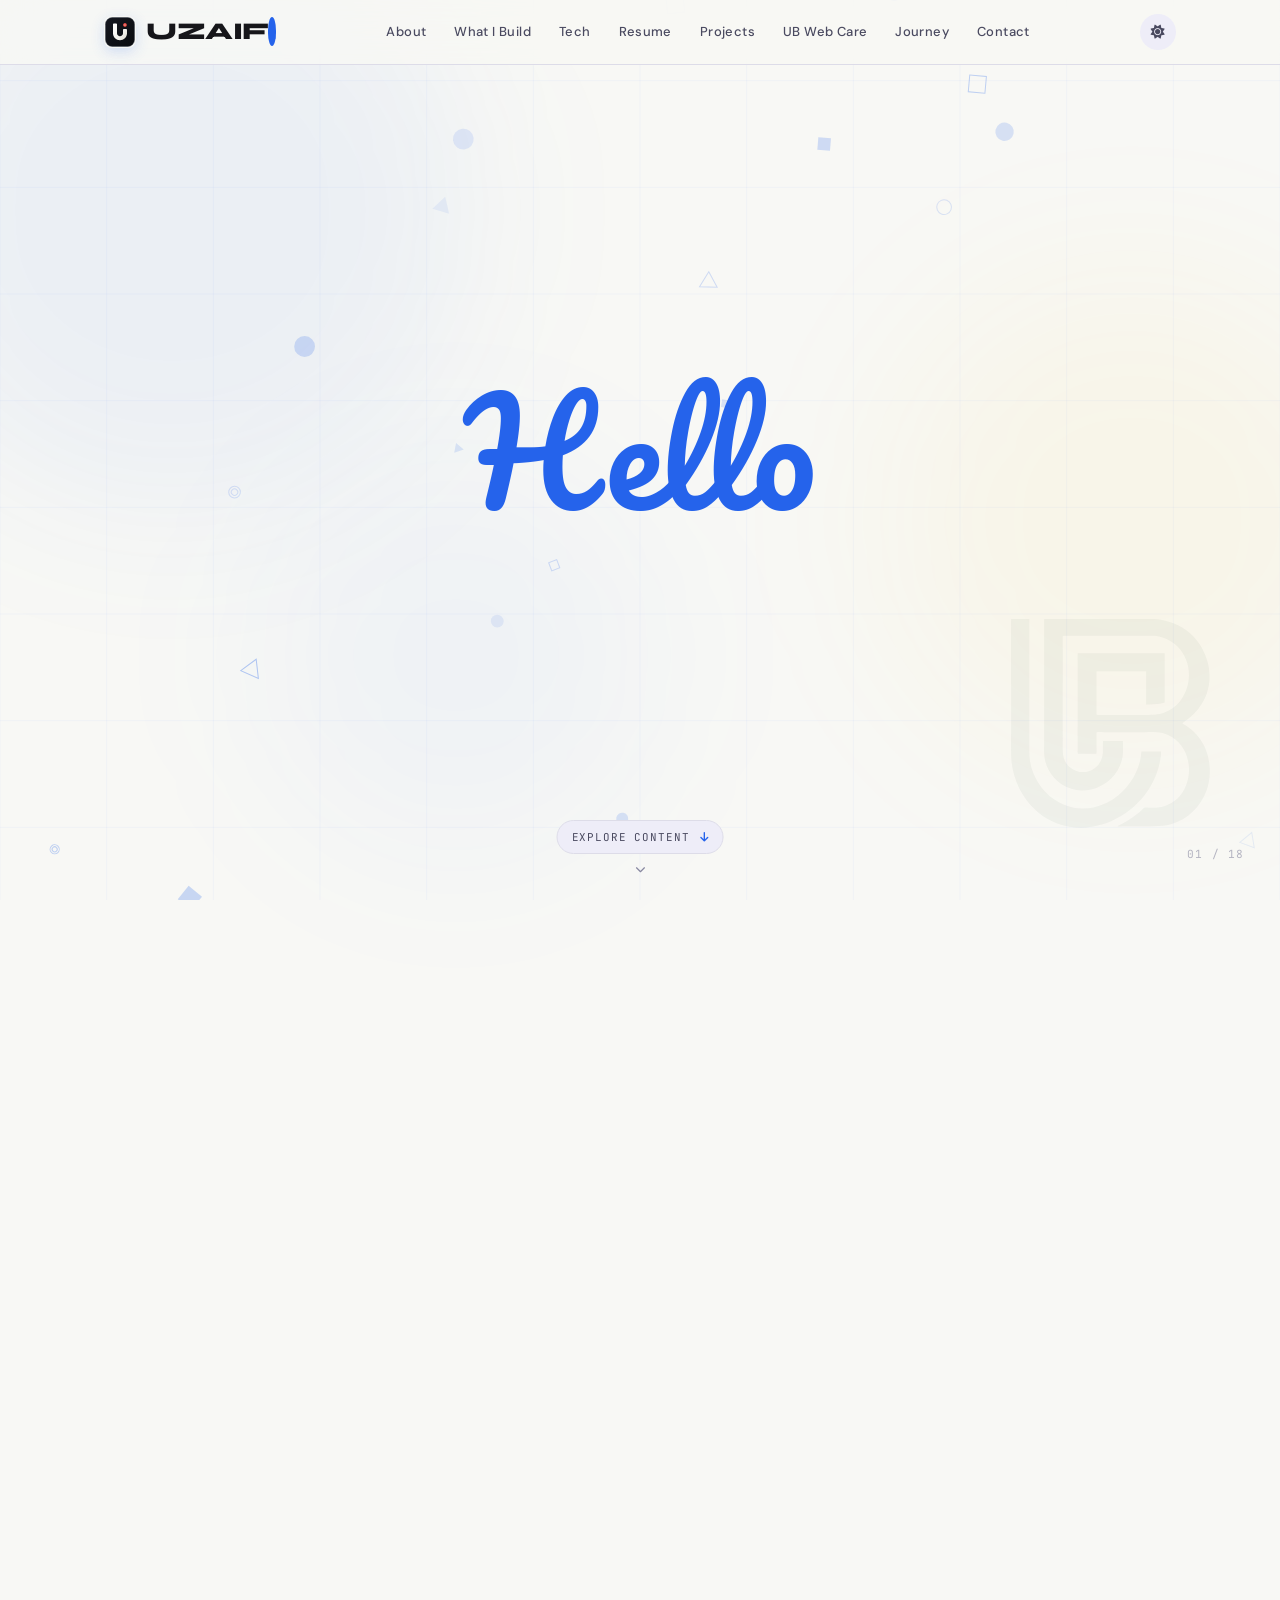
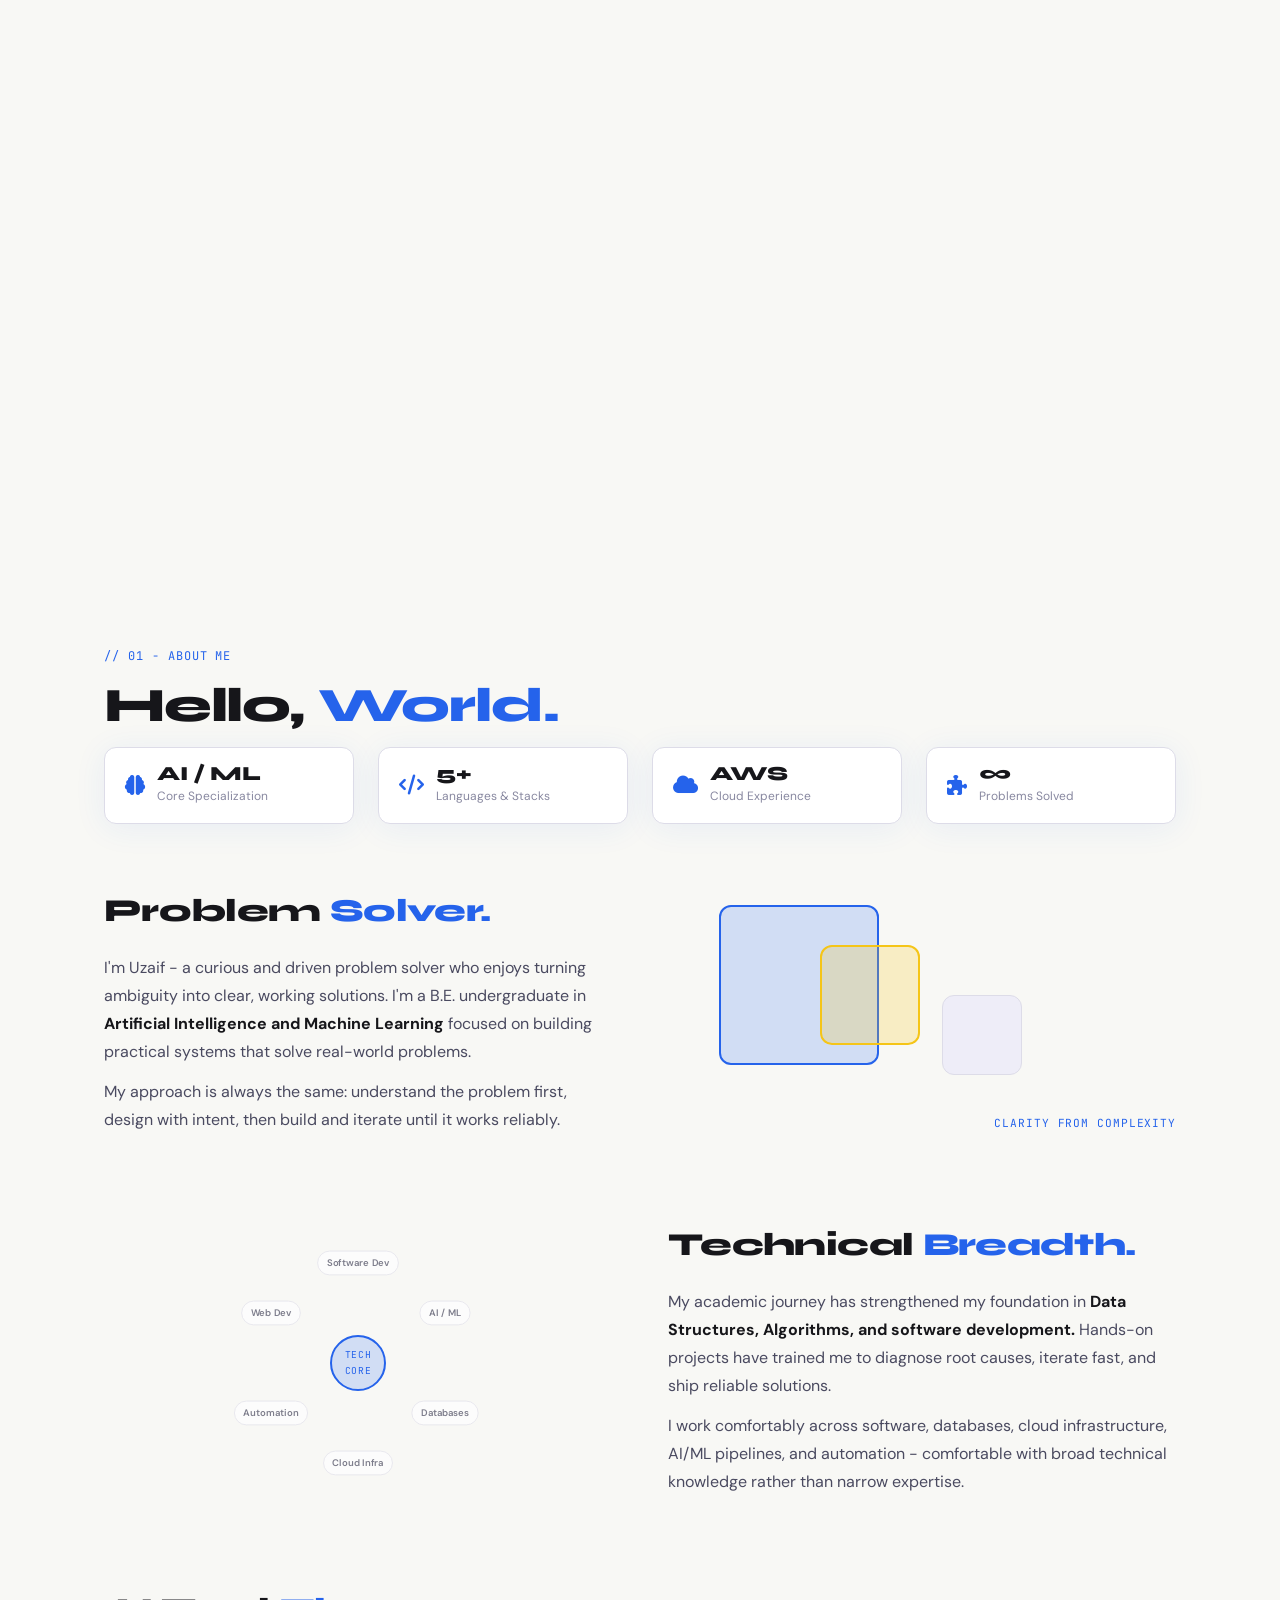
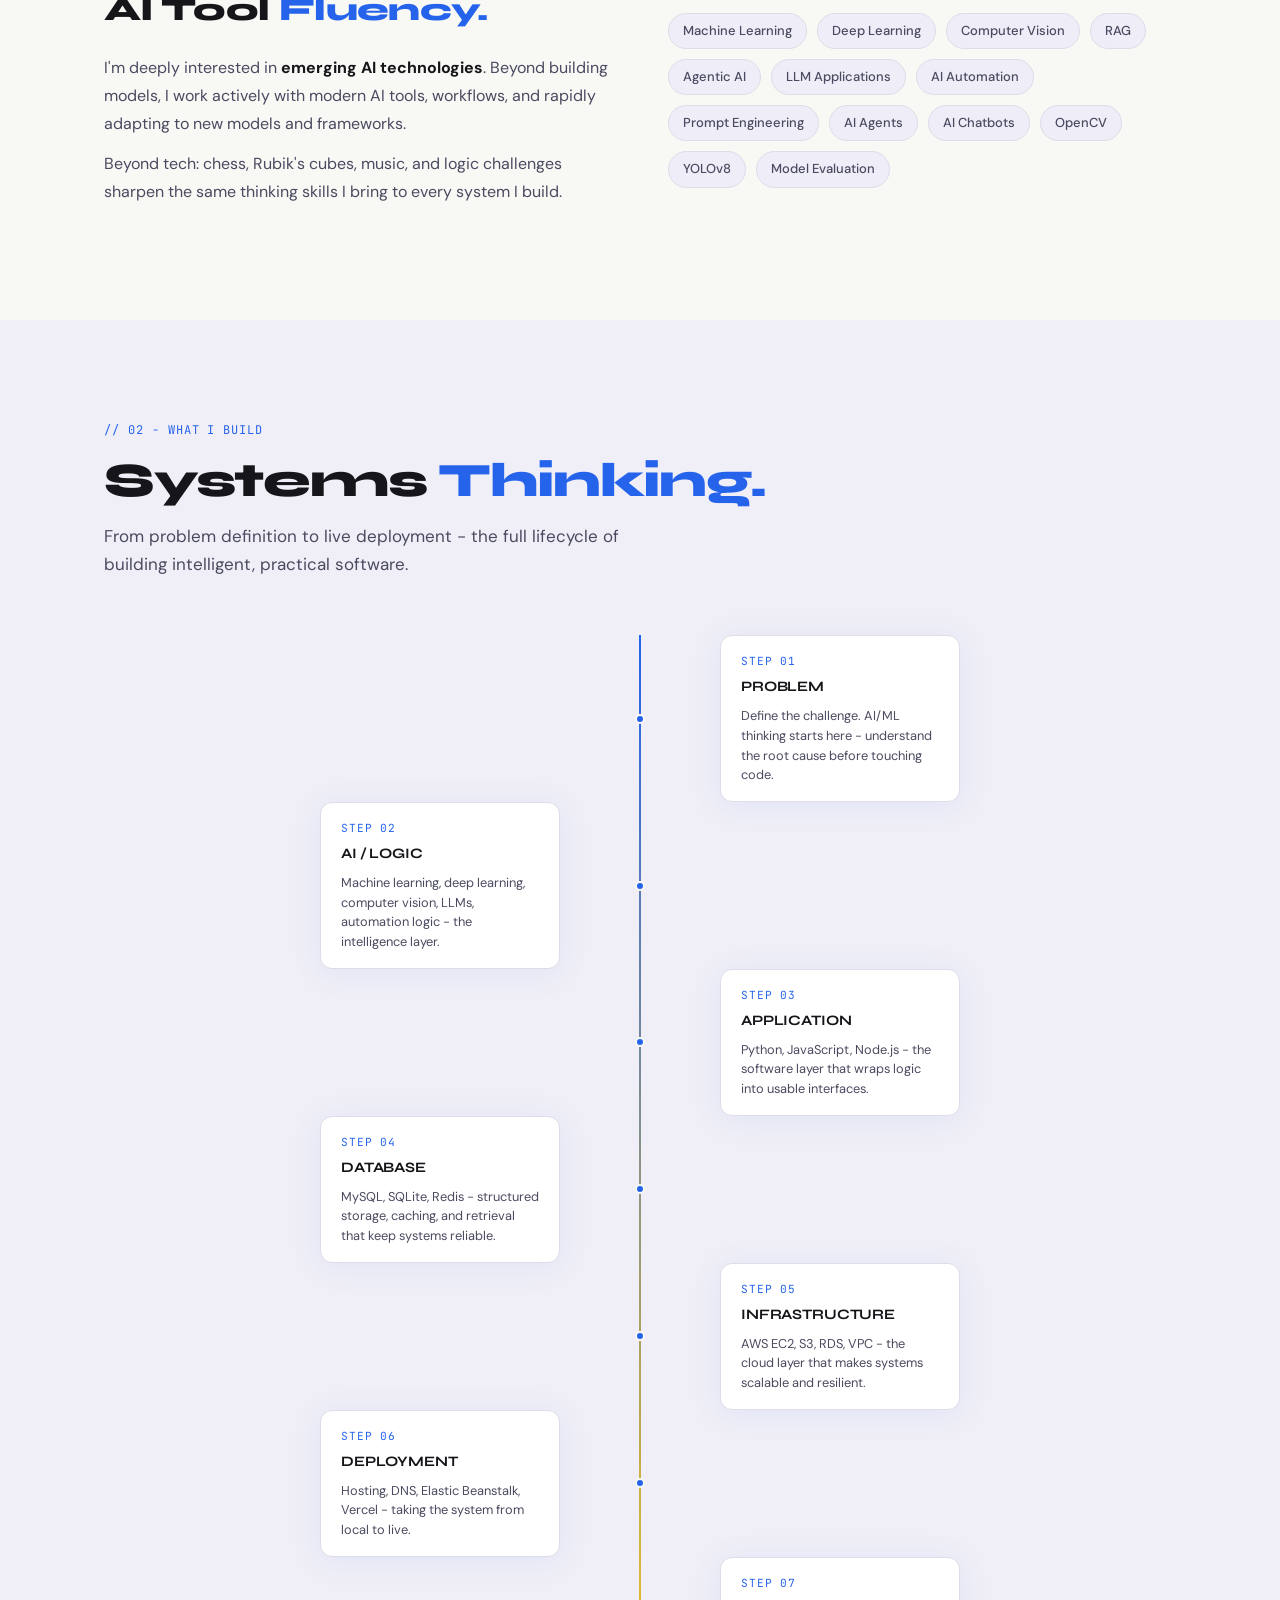
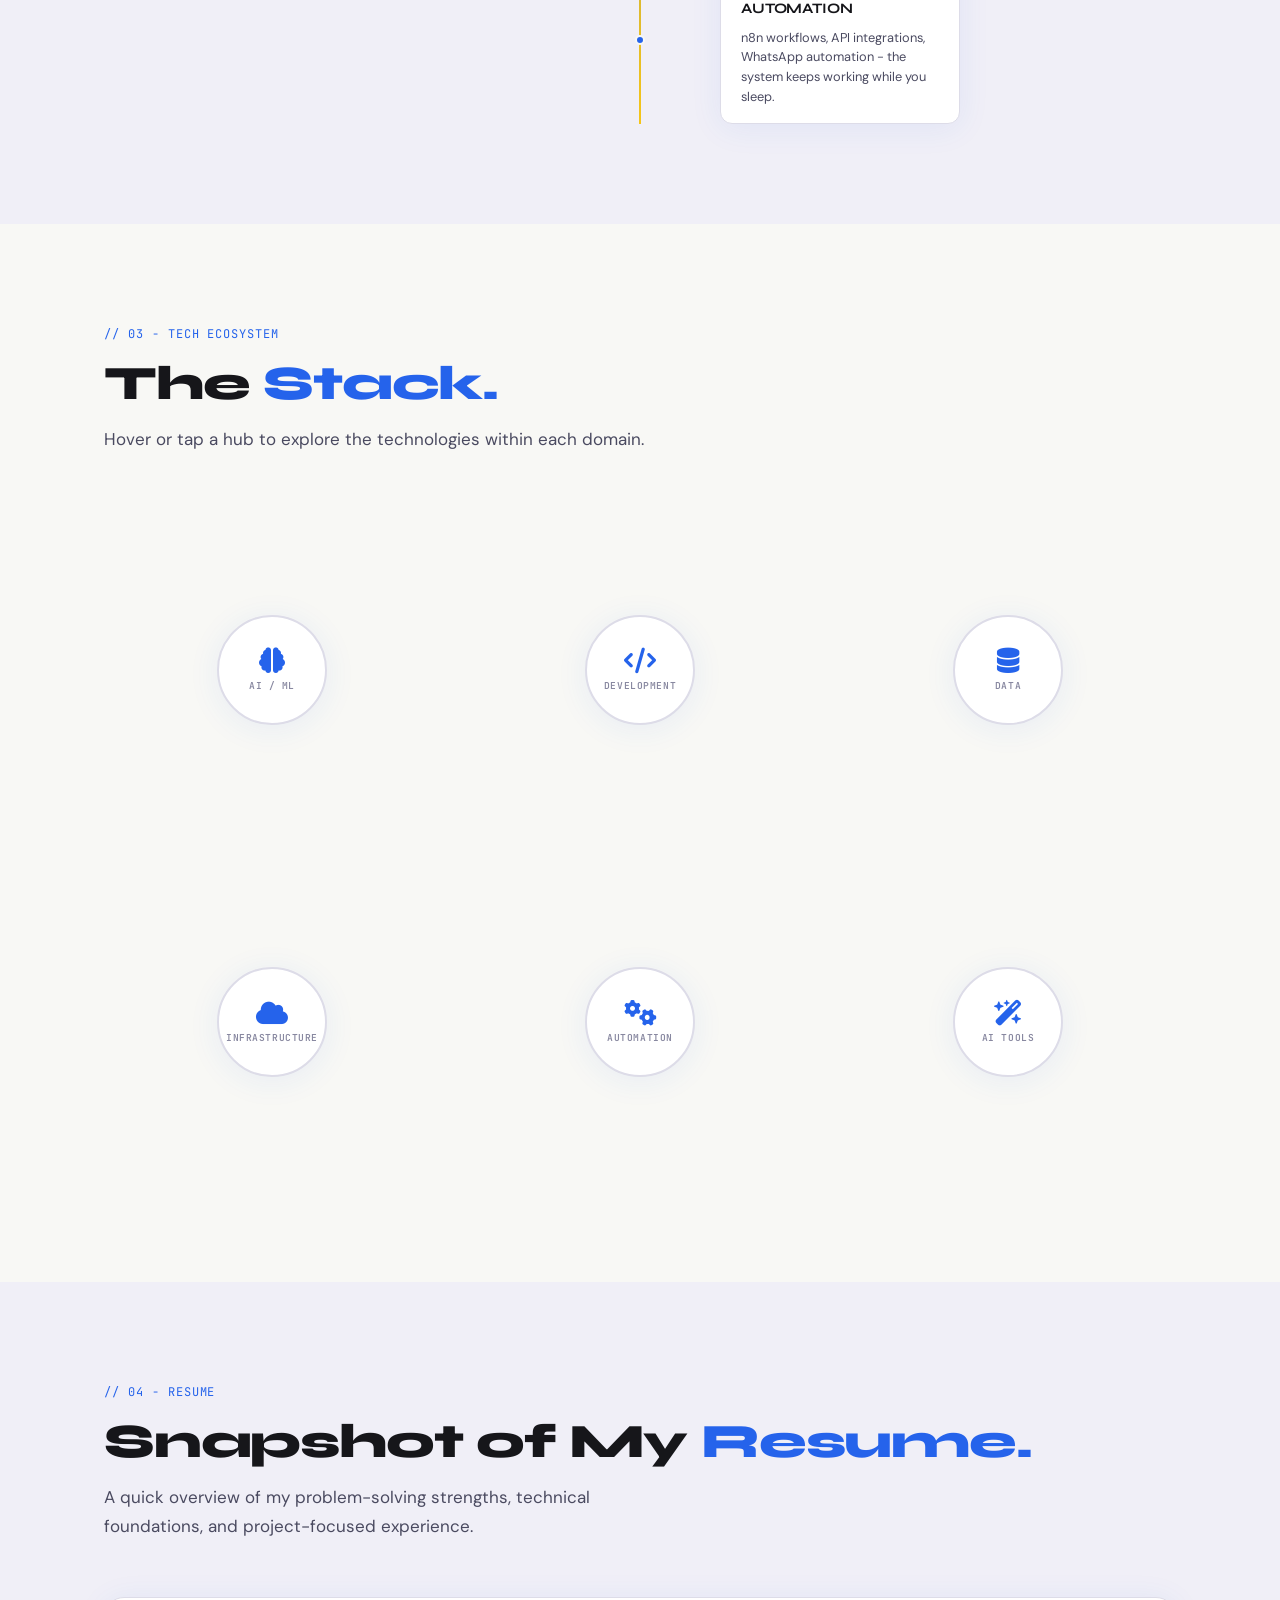
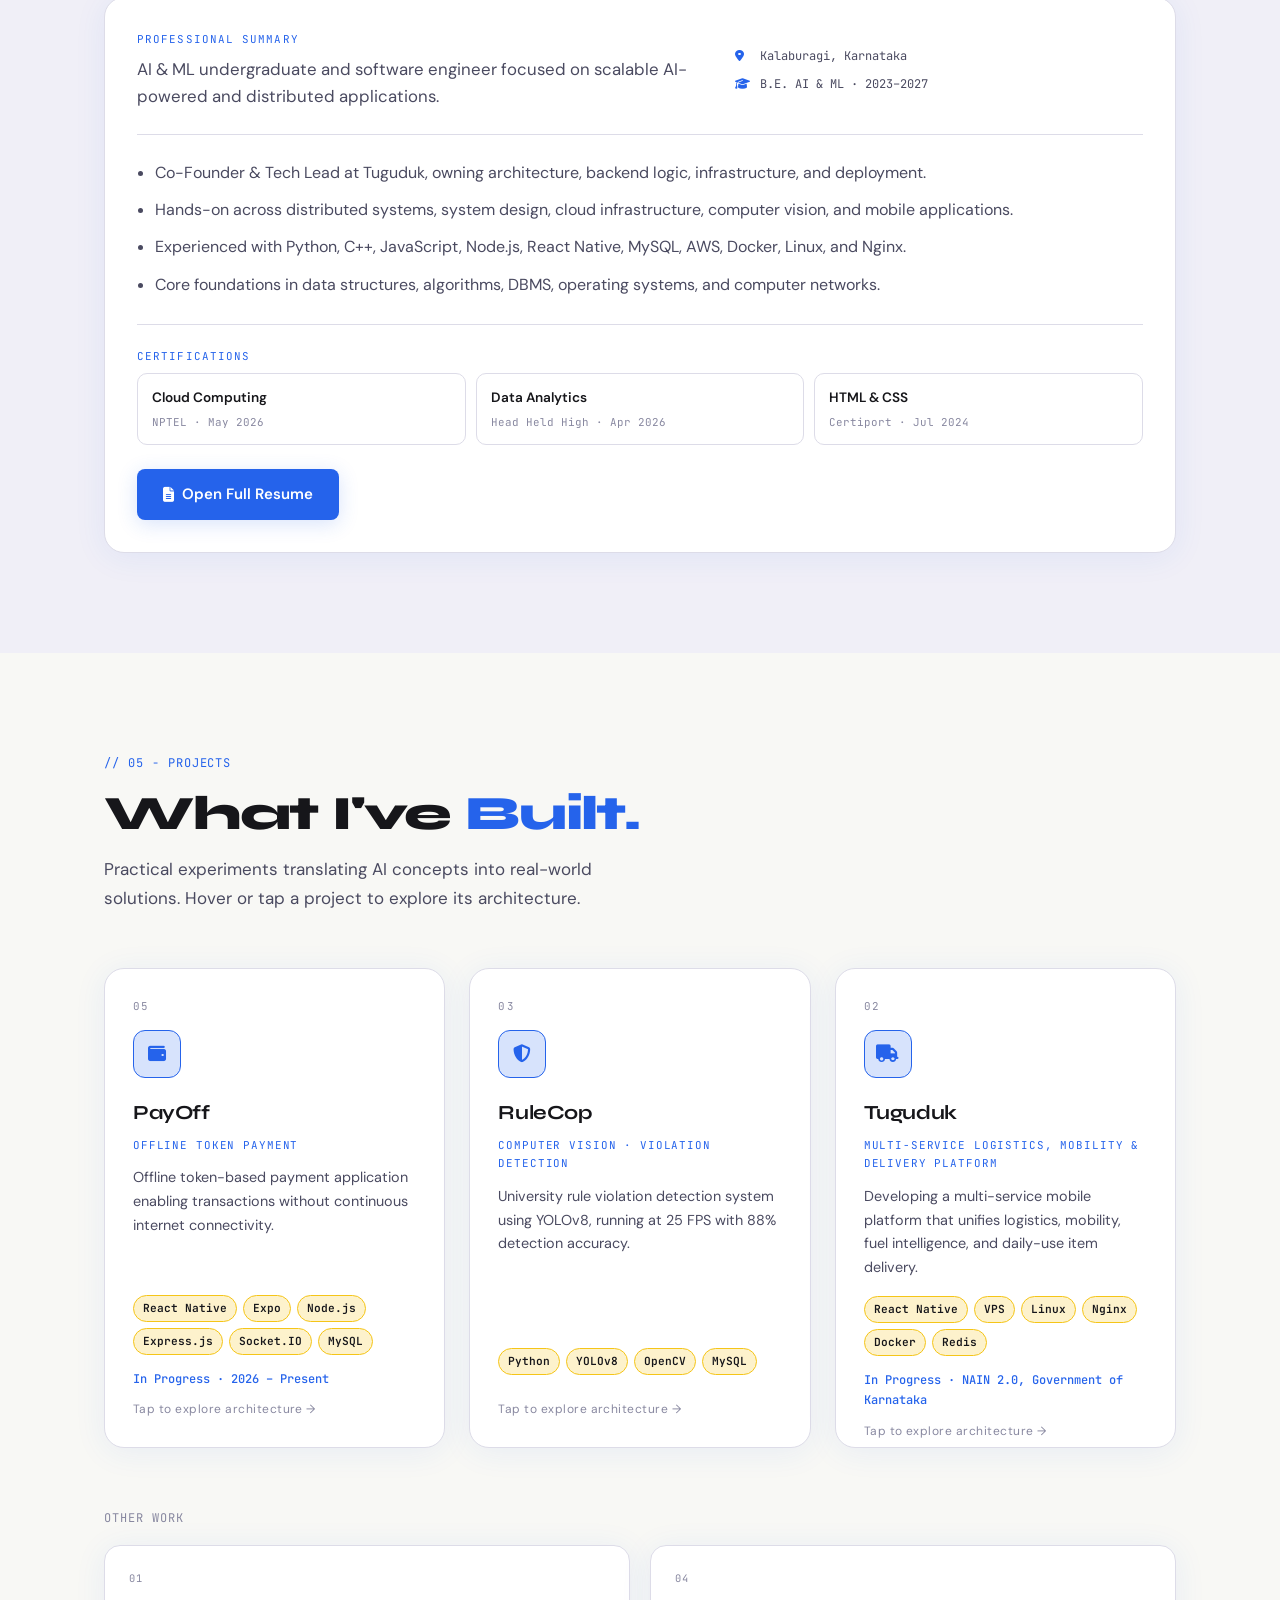
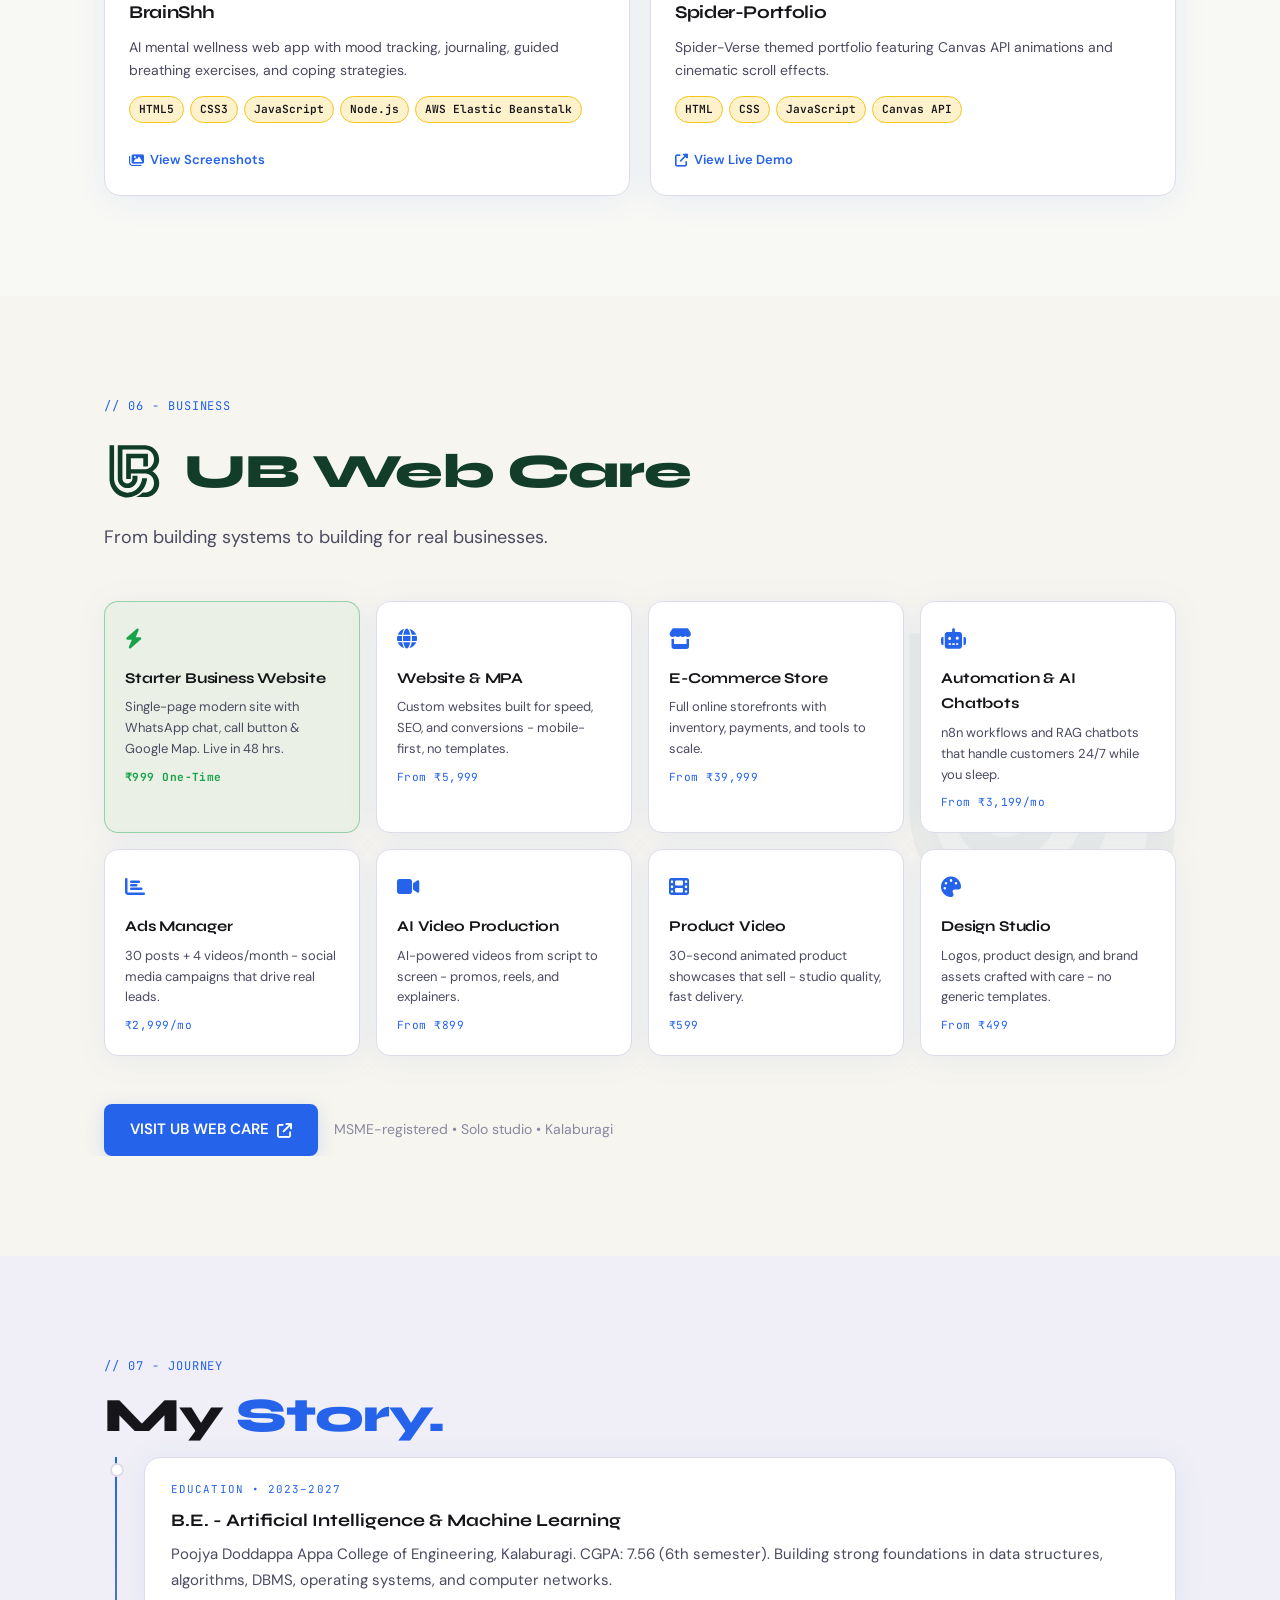
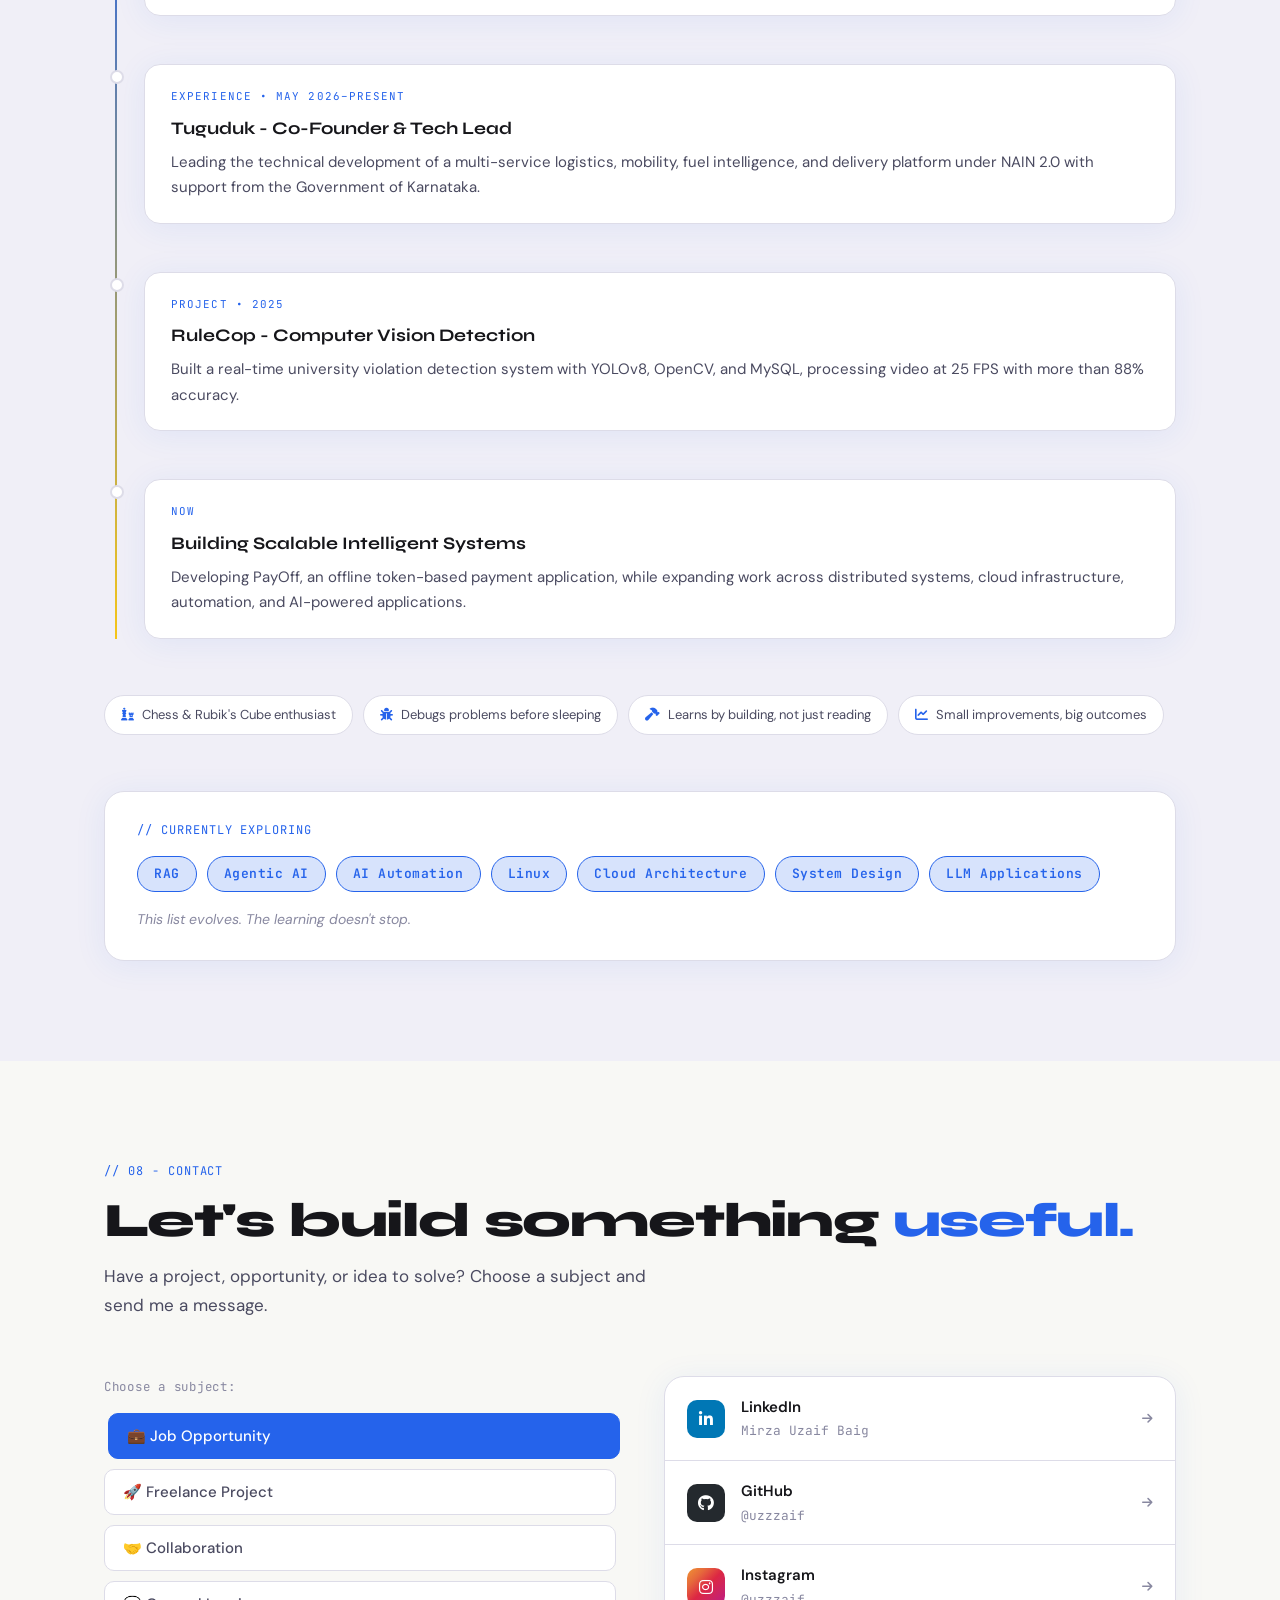
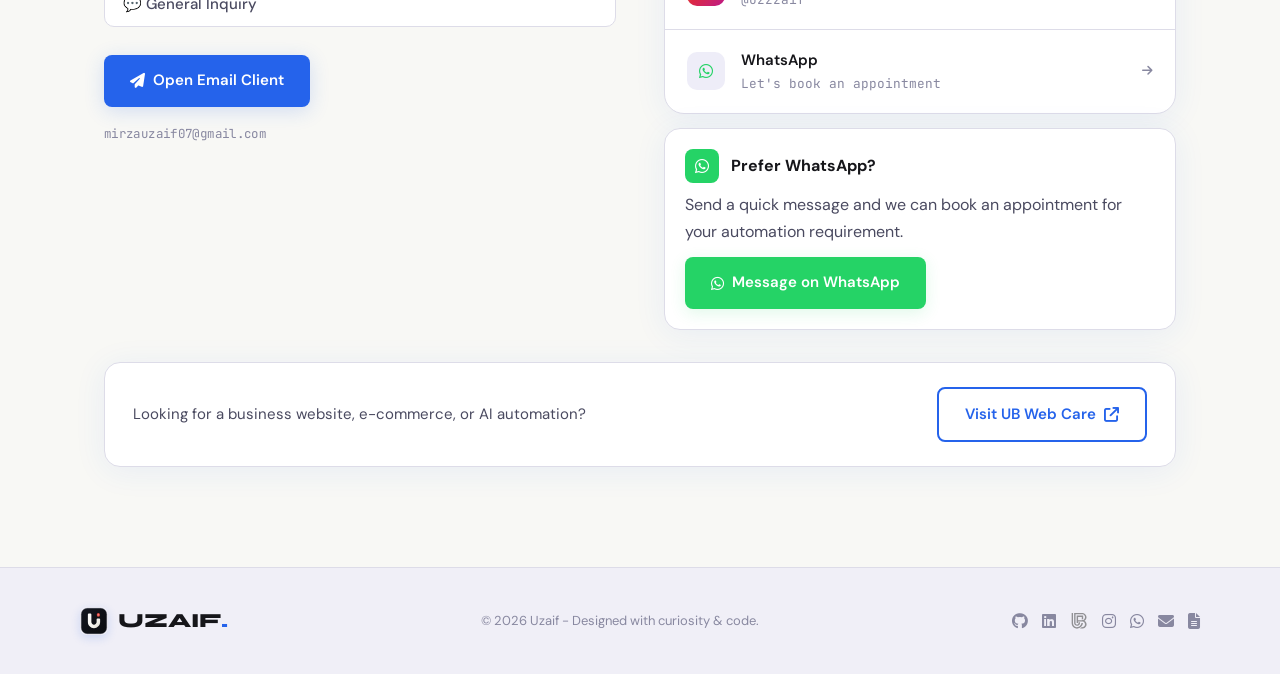
<file: index.html>
<!doctype html>
<html lang="en" data-theme="light">
<head>
  <meta charset="UTF-8" />
  <meta name="viewport" content="width=device-width, initial-scale=1.0" />
  <title>Mirza Uzaif Baig | AI &amp; ML Engineer &bull; System Builder</title>
  <meta name="description" content="Portfolio of Mirza Uzaif Baig &mdash; AI &amp; Machine Learning engineer, system builder, and founder of UB Web Care. Explore projects, technical architecture, and interactive systems." />
  <meta name="keywords" content="Mirza Uzaif Baig, Uzaif, AI Engineer, Machine Learning, Python, Full Stack Developer, Kalaburagi, UB Web Care, PayOff, RuleCop, BrainShh, uzzzaif.me" />
  <meta name="author" content="Mirza Uzaif Baig" />
  <link rel="canonical" href="https://uzzzaif.me/" />
  <link rel="help" type="text/plain" href="https://uzzzaif.me/llms.txt" title="LLM Context" />

  <!-- Open Graph / Social Media -->
  <meta property="og:type" content="website" />
  <meta property="og:site_name" content="Uzaif Portfolio" />
  <meta property="og:title" content="Mirza Uzaif Baig | AI &amp; ML Engineer &bull; System Builder" />
  <meta property="og:description" content="AI &amp; Machine Learning engineer, system builder, and founder of UB Web Care. Explore projects, technical architecture, and interactive systems." />
  <meta property="og:url" content="https://uzzzaif.me/" />
  <meta property="og:image" content="https://uzzzaif.me/assets/og-image.png" />
  <meta property="og:image:width" content="1200" />
  <meta property="og:image:height" content="630" />
  <meta property="og:locale" content="en_US" />

  <!-- Twitter Card -->
  <meta name="twitter:card" content="summary_large_image" />
  <meta name="twitter:title" content="Mirza Uzaif Baig | AI &amp; ML Engineer &bull; System Builder" />
  <meta name="twitter:description" content="AI &amp; Machine Learning engineer, system builder, and founder of UB Web Care. Explore projects, technical architecture, and interactive systems." />
  <meta name="twitter:image" content="https://uzzzaif.me/assets/og-image.png" />
  <meta name="twitter:creator" content="@uzzzaif" />

  <!-- Theme Color -->
  <meta name="theme-color" content="#c0392b" />

  <!-- Favicons -->
  <link rel="icon" href="assets/favicons/favicon.ico" sizes="32x32" />
  <link rel="icon" type="image/svg+xml" href="assets/favicons/favicon.svg" />
  <link rel="icon" type="image/png" sizes="96x96" href="assets/favicons/favicon-96x96.png" />
  <link rel="apple-touch-icon" href="assets/favicons/apple-touch-icon.png" />
  <link rel="icon" type="image/png" sizes="192x192" href="assets/favicons/web-app-manifest-192x192.png" />
  <link rel="icon" type="image/png" sizes="512x512" href="assets/favicons/web-app-manifest-512x512.png" />
  <link rel="manifest" href="assets/favicons/site.webmanifest" />

  <!-- Structured Data (Schema.org JSON-LD) -->
  <script type="application/ld+json">
  {
    "@context": "https://schema.org",
    "@graph": [
      {
        "@type": "Person",
        "@id": "https://uzzzaif.me/#person",
        "name": "Mirza Uzaif Baig",
        "alternateName": "Uzaif",
        "url": "https://uzzzaif.me/",
        "jobTitle": "AI & Machine Learning Engineer",
        "email": "mirzauzaif07@gmail.com",
        "telephone": "+91-9449619175",
        "address": {
          "@type": "PostalAddress",
          "addressLocality": "Kalaburagi",
          "addressRegion": "Karnataka",
          "addressCountry": "IN"
        },
        "alumniOf": {
          "@type": "CollegeOrUniversity",
          "name": "Poojya Doddappa Appa College of Engineering"
        },
        "knowsAbout": [
          "Artificial Intelligence",
          "Machine Learning",
          "Deep Learning",
          "Computer Vision",
          "YOLOv8",
          "Large Language Models",
          "Workflow Automation",
          "Web Engineering"
        ],
        "sameAs": [
          "https://github.com/uzzzaif",
          "https://www.linkedin.com/in/mirza-uzaif-baig/",
          "https://instagram.com/uzzzaif"
        ],
        "founder": {
          "@type": "Organization",
          "name": "UB Web Care",
          "url": "https://ubwebcare.studio/"
        }
      },
      {
        "@type": "WebSite",
        "@id": "https://uzzzaif.me/#website",
        "url": "https://uzzzaif.me/",
        "name": "Mirza Uzaif Baig Portfolio",
        "publisher": {
          "@id": "https://uzzzaif.me/#person"
        }
      }
    ]
  }
  </script>

  <!-- Fonts -->
  <link href="https://fonts.googleapis.com/css2?family=Syne:wght@400;600;700;800&family=DM+Sans:ital,opsz,wght@0,9..40,300;0,9..40,400;0,9..40,500;1,9..40,300&family=JetBrains+Mono:wght@400;500&display=swap" rel="stylesheet" />

  <!-- Hero greeting-sequence fonts (18-language "Hello" text, one family per script) -->
  <link href="https://fonts.googleapis.com/css2?family=Pacifico&family=Kalam:wght@400;700&family=Baloo+Bhaijaan+2:wght@400;600&family=Baloo+Tamma+2:wght@400;600&family=Baloo+Tammudu+2:wght@400;600&family=Baloo+Paaji+2:wght@400;600&family=Baloo+Thambi+2:wght@400;600&family=ZCOOL+KuaiLe&family=Yuji+Syuku&family=Gamja+Flower&display=swap" rel="stylesheet" />

  <!-- Icons -->
  <link rel="stylesheet" href="https://cdnjs.cloudflare.com/ajax/libs/font-awesome/6.5.0/css/all.min.css" crossorigin="anonymous" />

  <!-- Styles -->
  <link rel="stylesheet" href="style.css" />
</head>
<body class="is-loading">

  <!--  LOADING SCREEN  -->
  <div id="loader" aria-hidden="true">
    <div class="loader-inner">
      <div class="loader-logo-wrap">
        <img src="assets/uzaif-logo.svg" alt="Uzaif Logo" class="loader-logo-mark" width="72" height="72" />
        <div class="loader-logo">UZAIF<span>.</span></div>
      </div>
      <div class="loader-bar-track">
        <div class="loader-bar-fill" id="loader-bar-fill"></div>
      </div>
      <div class="loader-label" id="loader-label">Loading fonts…</div>
    </div>
  </div>

  <!-- Skip link -->
  <a class="skip-link" href="#about">Skip to content</a>

  <!--  BACKGROUND LAYERS  -->
  <!-- Layer 1 + 3: canvas (grid + micro-elements) -->
  <canvas id="bg-canvas" aria-hidden="true"></canvas>

  <!-- Layer 2: atmospheric light blobs -->
  <div class="atm-blob atm-blob-1" aria-hidden="true"></div>
  <div class="atm-blob atm-blob-2" aria-hidden="true"></div>
  <div class="atm-blob atm-blob-3" aria-hidden="true"></div>

  <!-- UB logo ambient -->
  <img id="ub-logo-bg"
       src="assets/UB_light_trans_SVG.svg"
       alt=""
       aria-hidden="true"
       width="240" height="240" />

  <!-- Scroll progress bar -->
  <div id="scroll-bar" role="progressbar" aria-hidden="true"></div>

  <!-- ══════════════════════════════════════════════
       NAVIGATION
       ══════════════════════════════════════════════ -->
  <nav id="navbar" aria-label="Site navigation">
    <div class="nav-inner">
      <a href="#hero-driver" class="nav-logo" aria-label="Uzaif - home">
        <img src="assets/uzaif-logo.svg" alt="" aria-hidden="true" class="nav-logo-mark" width="32" height="32" />
        <span>UZAIF<span class="dot">.</span></span>
      </a>

      <div class="nav-links" id="nav-links" role="list">
        <a href="#about"        class="nav-link" role="listitem">About</a>
        <a href="#what-i-build" class="nav-link" role="listitem">What I Build</a>
        <a href="#tech"         class="nav-link" role="listitem">Tech</a>
        <a href="#resume"       class="nav-link" role="listitem">Resume</a>
        <a href="#projects"     class="nav-link" role="listitem">Projects</a>
        <a href="#ubwebcare"    class="nav-link" role="listitem">UB Web Care</a>
        <a href="#experience"   class="nav-link" role="listitem">Journey</a>
        <a href="#contact"      class="nav-link" role="listitem">Contact</a>
      </div>

      <div class="nav-right">
        <button id="theme-toggle" aria-label="Toggle colour theme">
          <i class="fas fa-sun" id="theme-icon" aria-hidden="true"></i>
        </button>
        <button class="hamburger" id="hamburger" aria-label="Toggle menu" aria-expanded="false" aria-controls="nav-links">
          <span></span><span></span><span></span>
        </button>
      </div>
    </div>
  </nav>

  <!-- ══════════════════════════════════════════════
       HERO - LANGUAGE SCROLL SEQUENCE
       ══════════════════════════════════════════════ -->
  <!-- Scroll driver: JS sets height = LANGUAGES.length * 1.8 * 100vh -->
  <div id="hero-driver">
    <section id="hero" class="sticky-hero" aria-label="Hero - language greeting sequence">

      <!-- Language text stage -->
      <div id="hero-lang-stage" aria-live="polite" aria-atomic="true">
        <div id="hero-lang-box">
          <span id="hero-lang-text"
                class="lang-pacifico"
                dir="ltr"
                lang="en"
                aria-label="Hello - English">Hello</span>
        </div>
      </div>

      <button class="hero-scroll-control" type="button" aria-label="Complete the language sequence and explore the content">
        <span>Explore content</span>
        <i class="fas fa-arrow-down" aria-hidden="true"></i>
      </button>
      <div class="hero-scroll-hint" aria-hidden="true">
        <i class="fas fa-chevron-down" aria-hidden="true"></i>
      </div>

      <!-- Frame badge (non-essential, decorative) -->
      <div id="hero-frame-badge" aria-hidden="true">01 / 18</div>


      <!-- Identity overlay (revealed after sequence) -->
      <div id="hero-identity" aria-label="Mirza Uzaif Baig - AI and ML Developer">
        <div class="hero-id-inner">

          <div class="hero-eyebrow">
            <span class="dot" aria-hidden="true"></span>
            AI &amp; ML DEVELOPER · BUILDER · AUTOMATION
          </div>

          <h1 class="hero-name">
            <span class="hero-name-line">MIRZA</span>
            <span class="hero-name-line accent">UZAIF</span>
            <span class="hero-name-line">BAIG<span class="accent-dot" aria-hidden="true">.</span></span>
          </h1>

          <p class="hero-tagline">
            I build intelligent systems, AI-powered applications, automation
            workflows and practical software that solve real problems.
          </p>

          <div class="hero-capabilities" role="list">
            <div class="hero-cap" role="listitem">
              <span class="hero-cap-num">01</span>
              <strong>PROBLEM SOLVER</strong>
              <p>Break complex problems into practical systems and solutions.</p>
            </div>
            <div class="hero-cap" role="listitem">
              <span class="hero-cap-num">02</span>
              <strong>SYSTEM BUILDER</strong>
              <p>Work across software, databases, infrastructure, AI and deployment.</p>
            </div>
            <div class="hero-cap" role="listitem">
              <span class="hero-cap-num">03</span>
              <strong>AI &amp; TOOL FLUENCY</strong>
              <p>Comfortable with modern AI tools and rapidly adapting to new models, frameworks and workflows.</p>
            </div>
          </div>

          <div class="hero-ctas">
            <a href="#projects" class="btn btn-primary">
              View Projects <i class="fas fa-arrow-down" aria-hidden="true"></i>
            </a>
            <a href="#resume" class="btn btn-outline">
              Resume <i class="fas fa-file" aria-hidden="true"></i>
            </a>
          </div>

          <div class="hero-links" role="list" aria-label="Social links">
            <a href="https://github.com/uzzzaif" target="_blank" rel="noopener noreferrer"
               aria-label="GitHub" title="GitHub" role="listitem">
              <i class="fab fa-github" aria-hidden="true"></i>
            </a>
            <a href="https://www.linkedin.com/in/mirza-uzaif-baig/" target="_blank" rel="noopener noreferrer"
               aria-label="LinkedIn" title="LinkedIn" role="listitem">
              <i class="fab fa-linkedin" aria-hidden="true"></i>
            </a>
            <a href="https://ubwebcare.studio/" target="_blank" rel="noopener noreferrer"
               aria-label="UB WebCare" title="UB WebCare" role="listitem" class="hero-link-ub">
              <img src="assets/UB_light_trans_SVG.svg" class="ub-link-icon ub-link-icon--light" alt="" aria-hidden="true" width="20" height="20" />
              <img src="assets/UB_dark_trans_SVG.svg"  class="ub-link-icon ub-link-icon--dark"  alt="" aria-hidden="true" width="20" height="20" />
            </a>
            <a href="https://www.instagram.com/uzzzaif/" target="_blank" rel="noopener noreferrer"
               aria-label="Instagram" title="Instagram" role="listitem">
              <i class="fab fa-instagram" aria-hidden="true"></i>
            </a>
            <a href="https://api.whatsapp.com/send/?phone=919449619175&text=Let%27s+book+an+appointment&type=phone_number&app_absent=0"
               target="_blank" rel="noopener noreferrer"
               aria-label="WhatsApp" title="WhatsApp" role="listitem">
              <i class="fab fa-whatsapp" aria-hidden="true"></i>
            </a>
            <a href="mailto:mirzauzaif07@gmail.com" aria-label="Email" title="Email" role="listitem">
              <i class="fas fa-envelope" aria-hidden="true"></i>
            </a>
          </div>

        </div><!-- /.hero-id-inner -->
      </div><!-- /#hero-identity -->

    </section><!-- /.sticky-hero -->
  </div><!-- /#hero-driver -->


  <!-- ══════════════════════════════════════════════
       ABOUT - 3 CAPABILITY PANELS
       ══════════════════════════════════════════════ -->
  <section id="about" class="section">
    <div class="container">
      <div class="section-label reveal">// 01 - About Me</div>
      <h2 class="section-title reveal" data-delay="1">
        Hello, <span class="accent">World.</span>
      </h2>

      <!-- Stats strip -->
      <div class="about-stats-strip">
        <div class="stat-chip reveal" data-delay="1">
          <span class="stat-chip-icon"><i class="fas fa-brain" aria-hidden="true"></i></span>
          <div>
            <div class="stat-chip-val">AI / ML</div>
            <div class="stat-chip-label">Core Specialization</div>
          </div>
        </div>
        <div class="stat-chip reveal" data-delay="2">
          <span class="stat-chip-icon"><i class="fas fa-code" aria-hidden="true"></i></span>
          <div>
            <div class="stat-chip-val">5+</div>
            <div class="stat-chip-label">Languages &amp; Stacks</div>
          </div>
        </div>
        <div class="stat-chip reveal" data-delay="3">
          <span class="stat-chip-icon"><i class="fas fa-cloud" aria-hidden="true"></i></span>
          <div>
            <div class="stat-chip-val">AWS</div>
            <div class="stat-chip-label">Cloud Experience</div>
          </div>
        </div>
        <div class="stat-chip reveal" data-delay="4">
          <span class="stat-chip-icon"><i class="fas fa-puzzle-piece" aria-hidden="true"></i></span>
          <div>
            <div class="stat-chip-val">∞</div>
            <div class="stat-chip-label">Problems Solved</div>
          </div>
        </div>
      </div>

      <!-- Panel 1: Problem Solving -->
      <div class="about-panels">
        <div class="about-panel reveal-left">
          <div class="about-panel-text">
            <h3>Problem <span class="accent">Solver.</span></h3>
            <p>
              I'm Uzaif - a curious and driven problem solver who enjoys
              turning ambiguity into clear, working solutions. I'm a B.E.
              undergraduate in <strong>Artificial Intelligence and Machine Learning</strong>
              focused on building practical systems that solve real-world problems.
            </p>
            <p>
              My approach is always the same: understand the problem first,
              design with intent, then build and iterate until it works reliably.
            </p>
          </div>
          <div class="about-panel-visual">
            <div class="ps-visual" aria-hidden="true">
              <div class="ps-block ps-block-1"></div>
              <div class="ps-block ps-block-2"></div>
              <div class="ps-block ps-block-3"></div>
              <span class="ps-label">CLARITY FROM COMPLEXITY</span>
            </div>
          </div>
        </div>

        <!-- Panel 2: Technical Breadth -->
        <div class="about-panel panel-reverse reveal-right">
          <div class="about-panel-text">
            <h3>Technical <span class="accent">Breadth.</span></h3>
            <p>
              My academic journey has strengthened my foundation in
              <strong>Data Structures, Algorithms, and software development.</strong>
              Hands-on projects have trained me to diagnose root causes,
              iterate fast, and ship reliable solutions.
            </p>
            <p>
              I work comfortably across software, databases, cloud infrastructure,
              AI/ML pipelines, and automation - comfortable with broad technical
              knowledge rather than narrow expertise.
            </p>
          </div>
          <div class="about-panel-visual">
            <div class="tb-visual" aria-hidden="true" id="tb-visual">
              <div class="tb-center">TECH<br>CORE</div>
              <!-- Nodes positioned by JS -->
            </div>
          </div>
        </div>

        <!-- Panel 3: AI Tool Fluency -->
        <div class="about-panel reveal-left">
          <div class="about-panel-text">
            <h3>AI Tool <span class="accent">Fluency.</span></h3>
            <p>
              I'm deeply interested in <strong>emerging AI technologies</strong>.
              Beyond building models, I work actively with modern AI tools,
              workflows, and rapidly adapting to new models and frameworks.
            </p>
            <p>
              Beyond tech: chess, Rubik's cubes, music, and logic challenges
              sharpen the same thinking skills I bring to every system I build.
            </p>
          </div>
          <div class="about-panel-visual">
            <div class="af-visual" id="af-visual" aria-hidden="true">
              <!-- Chips inserted by JS with stagger delays -->
            </div>
          </div>
        </div>
      </div><!-- /.about-panels -->

    </div>
  </section>


  <!-- ══════════════════════════════════════════════
       WHAT I BUILD - SYSTEMS FLOW
       ══════════════════════════════════════════════ -->
  <section id="what-i-build" class="section section-alt">
    <div class="container">
      <div class="section-label reveal">// 02 - What I Build</div>
      <h2 class="section-title reveal" data-delay="1">
        Systems <span class="accent">Thinking.</span>
      </h2>
      <p class="section-sub reveal" data-delay="2">
        From problem definition to live deployment - the full lifecycle of building
        intelligent, practical software.
      </p>

      <div class="build-flow-wrap reveal" id="build-flow-wrap">
        <div class="build-flow-line">
          <div class="build-flow-line-fill"></div>
        </div>

        <div class="flow-node-wrap">
          <div class="flow-node">
            <div class="flow-node-label">Step 01</div>
            <div class="flow-node-title">PROBLEM</div>
            <div class="flow-node-desc">Define the challenge. AI/ML thinking starts here - understand the root cause before touching code.</div>
          </div>
        </div>

        <div class="flow-node-wrap">
          <div class="flow-node">
            <div class="flow-node-label">Step 02</div>
            <div class="flow-node-title">AI / LOGIC</div>
            <div class="flow-node-desc">Machine learning, deep learning, computer vision, LLMs, automation logic - the intelligence layer.</div>
          </div>
        </div>

        <div class="flow-node-wrap">
          <div class="flow-node">
            <div class="flow-node-label">Step 03</div>
            <div class="flow-node-title">APPLICATION</div>
            <div class="flow-node-desc">Python, JavaScript, Node.js - the software layer that wraps logic into usable interfaces.</div>
          </div>
        </div>

        <div class="flow-node-wrap">
          <div class="flow-node">
            <div class="flow-node-label">Step 04</div>
            <div class="flow-node-title">DATABASE</div>
            <div class="flow-node-desc">MySQL, SQLite, Redis - structured storage, caching, and retrieval that keep systems reliable.</div>
          </div>
        </div>

        <div class="flow-node-wrap">
          <div class="flow-node">
            <div class="flow-node-label">Step 05</div>
            <div class="flow-node-title">INFRASTRUCTURE</div>
            <div class="flow-node-desc">AWS EC2, S3, RDS, VPC - the cloud layer that makes systems scalable and resilient.</div>
          </div>
        </div>

        <div class="flow-node-wrap">
          <div class="flow-node">
            <div class="flow-node-label">Step 06</div>
            <div class="flow-node-title">DEPLOYMENT</div>
            <div class="flow-node-desc">Hosting, DNS, Elastic Beanstalk, Vercel - taking the system from local to live.</div>
          </div>
        </div>

        <div class="flow-node-wrap">
          <div class="flow-node">
            <div class="flow-node-label">Step 07</div>
            <div class="flow-node-title">AUTOMATION</div>
            <div class="flow-node-desc">n8n workflows, API integrations, WhatsApp automation - the system keeps working while you sleep.</div>
          </div>
        </div>

      </div><!-- /.build-flow-wrap -->
    </div>
  </section>


  <!-- ══════════════════════════════════════════════
       TECH - HUB AND SPOKE
       ══════════════════════════════════════════════ -->
  <section id="tech" class="section">
    <div class="container">
      <div class="section-label reveal">// 03 - Tech Ecosystem</div>
      <h2 class="section-title reveal" data-delay="1">
        The <span class="accent">Stack.</span>
      </h2>
      <p class="section-sub reveal" data-delay="2">
        Hover or tap a hub to explore the technologies within each domain.
      </p>

      <div id="hub-stage" aria-label="Technology hub and spoke diagram">
        <!-- Hubs are generated by JS from TECH_HUBS data -->
      </div>

    </div>
  </section>


  <!-- ══════════════════════════════════════════════
       RESUME
       ══════════════════════════════════════════════ -->
  <section id="resume" class="section section-alt">
    <div class="container">
      <div class="section-label reveal">// 04 - Resume</div>
      <h2 class="section-title reveal" data-delay="1">
        Snapshot of My <span class="accent">Resume.</span>
      </h2>
      <p class="section-sub reveal" data-delay="2">
        A quick overview of my problem-solving strengths, technical
        foundations, and project-focused experience.
      </p>

      <div class="resume-box reveal" data-delay="3">
        <div class="resume-summary">
          <div>
            <div class="resume-kicker">Professional Summary</div>
            <p>AI &amp; ML undergraduate and software engineer focused on scalable AI-powered and distributed applications.</p>
          </div>
          <div class="resume-meta">
            <span><i class="fas fa-location-dot" aria-hidden="true"></i> Kalaburagi, Karnataka</span>
            <span><i class="fas fa-graduation-cap" aria-hidden="true"></i> B.E. AI &amp; ML · 2023–2027</span>
          </div>
        </div>
        <ul class="resume-points">
          <li>Co-Founder &amp; Tech Lead at Tuguduk, owning architecture, backend logic, infrastructure, and deployment.</li>
          <li>Hands-on across distributed systems, system design, cloud infrastructure, computer vision, and mobile applications.</li>
          <li>Experienced with Python, C++, JavaScript, Node.js, React Native, MySQL, AWS, Docker, Linux, and Nginx.</li>
          <li>Core foundations in data structures, algorithms, DBMS, operating systems, and computer networks.</li>
        </ul>
        <div class="resume-certifications">
          <div class="resume-kicker">Certifications</div>
          <div class="certification-list">
            <a href="https://www.linkedin.com/posts/mirza-uzaif-baig-a78556289_cloud-computing-certification-nptel-activity-7469064907045412864-_CSU" target="_blank" rel="noopener noreferrer">Cloud Computing <span>NPTEL · May 2026</span></a>
            <a href="https://www.linkedin.com/posts/mirza-uzaif-baig-a78556289_data-analytics-certificate-by-head-held-high-activity-7469064593902870528-cb7f" target="_blank" rel="noopener noreferrer">Data Analytics <span>Head Held High · Apr 2026</span></a>
            <a href="https://www.linkedin.com/posts/mirza-uzaif-baig-a78556289_html-and-css-ugcPost-7368903394301779968-O1z-" target="_blank" rel="noopener noreferrer">HTML &amp; CSS <span>Certiport · Jul 2024</span></a>
          </div>
        </div>
        <a href="Uzaif_Resume.pdf" target="_blank" rel="noopener noreferrer" class="btn btn-primary">
          <i class="fas fa-file-lines" aria-hidden="true"></i> Open Full Resume
        </a>
      </div>
    </div>
  </section>


  <!-- ══════════════════════════════════════════════
       PROJECTS - 3-COLUMN FEATURED + SECONDARY
       ══════════════════════════════════════════════ -->
  <section id="projects" class="section">
    <div class="container">
      <div class="section-label reveal">// 05 - Projects</div>
      <h2 class="section-title reveal" data-delay="1">
        What I've <span class="accent">Built.</span>
      </h2>
      <p class="section-sub reveal" data-delay="2">
        Practical experiments translating AI concepts into real-world solutions.
        Hover or tap a project to explore its architecture.
      </p>

      <!-- Featured 3-column -->
      <div class="projects-featured reveal" data-delay="3" id="projects-featured">

        <!-- PayOff -->
        <div class="proj-panel" data-project="payoff" role="article" aria-label="PayOff project"
             tabindex="0" aria-expanded="false">
          <button class="proj-close-btn" aria-label="Close PayOff details">
            <i class="fas fa-times" aria-hidden="true"></i>
          </button>

          <div class="proj-default">
            <div class="proj-num">05</div>
            <div class="proj-icon-wrap"><i class="fas fa-wallet" aria-hidden="true"></i></div>
            <h3 class="proj-name">PayOff</h3>
            <p class="proj-category">Offline Token Payment</p>
            <p class="proj-desc">
              Offline token-based payment application enabling transactions
              without continuous internet connectivity.
            </p>
            <div class="proj-tags">
              <span>React Native</span><span>Expo</span><span>Node.js</span>
              <span>Express.js</span><span>Socket.IO</span><span>MySQL</span>
            </div>
            <div class="proj-status">In Progress · 2026 – Present</div>
            <p class="proj-hint">Tap to explore architecture →</p>
          </div>

          <div class="proj-expanded" aria-hidden="true">
            <div class="proj-arch">
              <div class="proj-arch-title">Architecture</div>
              <div class="proj-arch-flow">
                <div class="proj-arch-step"><span class="arch-node">USER</span></div>
                <div class="proj-arch-step"><span class="arch-arrow">↓</span></div>
                <div class="proj-arch-step"><span class="arch-node">TOKEN GENERATION</span></div>
                <div class="proj-arch-step"><span class="arch-arrow">↓</span></div>
                <div class="proj-arch-step"><span class="arch-node">VALIDATION</span></div>
                <div class="proj-arch-step"><span class="arch-arrow">↓</span></div>
                <div class="proj-arch-step"><span class="arch-node">LOCAL STATE</span></div>
                <div class="proj-arch-step"><span class="arch-arrow">↓</span></div>
                <div class="proj-arch-step"><span class="arch-node">CLOUD LEDGER</span></div>
                <div class="proj-arch-step"><span class="arch-arrow">↓</span></div>
                <div class="proj-arch-step"><span class="arch-node">RECONCILIATION</span></div>
              </div>
            </div>
            <div class="proj-detail">
              <p><strong>Problem:</strong> Transactions without continuous internet connectivity.</p>
              <p><strong>Solution:</strong> A React Native and Expo client with Node.js services, token generation, offline validation, local ledger storage, and synchronization when connectivity is restored.</p>
            </div>
            <div class="proj-exp-links">
              <a href="https://github.com/uzzzaif/PayOff" target="_blank" rel="noopener noreferrer" class="proj-exp-link">
                <i class="fab fa-github" aria-hidden="true"></i> GitHub
              </a>
              <span class="proj-exp-link"><i class="fas fa-hourglass-half" aria-hidden="true"></i> In Progress</span>
            </div>
          </div>
        </div><!-- /PayOff -->

        <!-- RuleCop -->
        <div class="proj-panel" data-project="rulecop" role="article" aria-label="RuleCop project"
             tabindex="0" aria-expanded="false">
          <button class="proj-close-btn" aria-label="Close RuleCop details">
            <i class="fas fa-times" aria-hidden="true"></i>
          </button>

          <div class="proj-default">
            <div class="proj-num">03</div>
            <div class="proj-icon-wrap"><i class="fas fa-shield-alt" aria-hidden="true"></i></div>
            <h3 class="proj-name">RuleCop</h3>
            <p class="proj-category">Computer Vision · Violation Detection</p>
            <p class="proj-desc">
              University rule violation detection system using YOLOv8,
              running at 25 FPS with 88% detection accuracy.
            </p>
            <div class="proj-tags">
              <span>Python</span><span>YOLOv8</span><span>OpenCV</span><span>MySQL</span>
            </div>
            <p class="proj-hint">Tap to explore architecture →</p>
          </div>

          <div class="proj-expanded" aria-hidden="true">
            <div class="proj-arch">
              <div class="proj-arch-title">Architecture</div>
              <div class="proj-arch-flow">
                <div class="proj-arch-step"><span class="arch-node">CAMERA FEED</span></div>
                <div class="proj-arch-step"><span class="arch-arrow">↓</span></div>
                <div class="proj-arch-step"><span class="arch-node">YOLO DETECTION</span></div>
                <div class="proj-arch-step"><span class="arch-arrow">↓</span></div>
                <div class="proj-arch-step"><span class="arch-node">RULE ENGINE</span></div>
                <div class="proj-arch-step"><span class="arch-arrow">↓</span></div>
                <div class="proj-arch-step"><span class="arch-node">VIOLATION FLAG</span></div>
                <div class="proj-arch-step"><span class="arch-arrow">↓</span></div>
                <div class="proj-arch-step"><span class="arch-node">DATABASE LOG</span></div>
                <div class="proj-arch-step"><span class="arch-arrow">↓</span></div>
                <div class="proj-arch-step"><span class="arch-node">ALERT</span></div>
              </div>
            </div>
            <div class="proj-detail">
              <p><strong>Performance:</strong> 25 FPS real-time, 88% detection accuracy.</p>
              <p><strong>Stack:</strong> Python, YOLOv8, OpenCV, MySQL.</p>
            </div>
            <div class="proj-exp-links">
              <a href="https://github.com/uzzzaif/RuleCop-University-Violation-Detector"
                 target="_blank" rel="noopener noreferrer" class="proj-exp-link">
                <i class="fab fa-github" aria-hidden="true"></i> GitHub
              </a>
              <a href="https://ijirt.org/publishedpaper/IJIRT188394_PAPER.pdf"
                 target="_blank" rel="noopener noreferrer" class="proj-exp-link">
                <i class="fas fa-file-lines" aria-hidden="true"></i> Research Paper
              </a>
            </div>
          </div>
        </div><!-- /RuleCop -->

        <!-- Tuguduk -->
        <div class="proj-panel" data-project="tuguduk" role="article" aria-label="Tuguduk project"
             tabindex="0" aria-expanded="false">
          <button class="proj-close-btn" aria-label="Close Tuguduk details">
            <i class="fas fa-times" aria-hidden="true"></i>
          </button>

          <div class="proj-default">
            <div class="proj-num">02</div>
            <div class="proj-icon-wrap"><i class="fas fa-truck" aria-hidden="true"></i></div>
            <h3 class="proj-name">Tuguduk</h3>
            <p class="proj-category">Multi-Service Logistics, Mobility &amp; Delivery Platform</p>
            <p class="proj-desc">
              Developing a multi-service mobile platform that unifies logistics,
              mobility, fuel intelligence, and daily-use item delivery.
            </p>
            <div class="proj-tags">
              <span>React Native</span><span>VPS</span><span>Linux</span>
              <span>Nginx</span><span>Docker</span><span>Redis</span>
            </div>
            <div class="proj-status">In Progress · NAIN 2.0, Government of Karnataka</div>
            <p class="proj-hint">Tap to explore architecture →</p>
          </div>

          <div class="proj-expanded" aria-hidden="true">
            <div class="proj-arch">
              <div class="proj-arch-title">Architecture</div>
              <div class="proj-arch-flow">
                <div class="proj-arch-step"><span class="arch-node">USER</span></div>
                <div class="proj-arch-step"><span class="arch-arrow">↓</span></div>
                <div class="proj-arch-step"><span class="arch-node">SERVICE REQUEST</span></div>
                <div class="proj-arch-step"><span class="arch-arrow">↓</span></div>
                <div class="proj-arch-step"><span class="arch-node">LOGISTICS+MOBILITY</span></div>
                <div class="proj-arch-step"><span class="arch-arrow">↓</span></div>
                <div class="proj-arch-step"><span class="arch-node">FUEL INTELLIGENCE</span></div>
                <div class="proj-arch-step"><span class="arch-arrow">↓</span></div>
                <div class="proj-arch-step"><span class="arch-node">DELIVERY ENGINE</span></div>
              </div>
            </div>
            <div class="proj-detail">
              <p><strong>Goal:</strong> Integrate multiple services on a single platform for mobility, logistics, and everyday delivery needs.</p>
              <p><strong>Status:</strong> In progress under NAIN 2.0, Government of Karnataka.</p>
            </div>
            <div class="proj-exp-links">
              <span class="proj-exp-link"><i class="fas fa-hourglass-half" aria-hidden="true"></i> In Progress</span>
            </div>
          </div>
        </div><!-- /Tuguduk -->

      </div><!-- /.projects-featured -->

      <!-- Secondary projects -->
      <p class="projects-secondary-label reveal">Other Work</p>
      <div class="projects-secondary reveal" data-delay="1">

        <a class="project-card-sm"
           href="https://drive.google.com/drive/folders/1CRS25jkPe_NqRZO0z3QqqCPW0kF7psd-?usp=sharing"
           target="_blank" rel="noopener noreferrer"
           aria-label="BrainShh - view screenshots">
          <div class="proj-num">01</div>
          <h3>BrainShh</h3>
          <p>AI mental wellness web app with mood tracking, journaling, guided breathing exercises, and coping strategies.</p>
          <div class="proj-tags">
            <span>HTML5</span><span>CSS3</span><span>JavaScript</span>
            <span>Node.js</span><span>AWS Elastic Beanstalk</span>
          </div>
          <div class="proj-arrow">
            <i class="fas fa-images" aria-hidden="true"></i>
            <span>View Screenshots</span>
          </div>
        </a>

        <a class="project-card-sm"
           href="https://uzzzaif.github.io/uzaif-spiderman-portfolio/"
           target="_blank" rel="noopener noreferrer"
           aria-label="Spider-Portfolio - view live demo">
          <div class="proj-num">04</div>
          <h3>Spider-Portfolio</h3>
          <p>Spider-Verse themed portfolio featuring Canvas API animations and cinematic scroll effects.</p>
          <div class="proj-tags">
            <span>HTML</span><span>CSS</span><span>JavaScript</span><span>Canvas API</span>
          </div>
          <div class="proj-arrow">
            <i class="fas fa-external-link-alt" aria-hidden="true"></i>
            <span>View Live Demo</span>
          </div>
        </a>

      </div><!-- /.projects-secondary -->

    </div>
  </section>


  <!-- ══════════════════════════════════════════════
       UB WEB CARE
       ══════════════════════════════════════════════ -->
  <section id="ubwebcare" class="section">
    <div class="container" style="position:relative; overflow:hidden;">

      <!-- Watermark logo -->
      <img src="assets/UB_light_trans_SVG.svg"
           class="ub-logo-watermark ub-logo-watermark--light"
           alt="" aria-hidden="true" width="320" height="320" />
      <img src="assets/UB_dark_trans_SVG.svg"
           class="ub-logo-watermark ub-logo-watermark--dark"
           alt="" aria-hidden="true" width="320" height="320" />

      <div class="section-label reveal">// 06 - Business</div>

      <div class="ub-header reveal" data-delay="1">
        <img src="assets/UB_light_trans_SVG.svg"
             class="ub-wordmark ub-wordmark--light"
             alt="UB Web Care logo" width="60" height="60" />
        <img src="assets/UB_dark_trans_SVG.svg"
             class="ub-wordmark ub-wordmark--dark"
             alt="UB Web Care logo" width="60" height="60" />
        <h2>UB Web Care</h2>
      </div>

      <p class="ub-tagline reveal" data-delay="2">
        From building systems to building for real businesses.
      </p>

      <div class="ub-services-grid reveal" data-delay="3">

        <div class="ub-service-card" style="border: 1px solid rgba(22, 163, 74, 0.4); background: rgba(22, 163, 74, 0.05);">
          <span class="ub-service-icon"><i class="fas fa-bolt" aria-hidden="true" style="color: #16a34a;"></i></span>
          <div class="ub-service-name">Starter Business Website</div>
          <div class="ub-service-desc">Single-page modern site with WhatsApp chat, call button &amp; Google Map. Live in 48 hrs.</div>
          <div class="ub-service-price" style="color: #16a34a; font-weight: 700;">&#8377;999 One-Time</div>
        </div>

        <div class="ub-service-card">
          <span class="ub-service-icon"><i class="fas fa-globe" aria-hidden="true"></i></span>
          <div class="ub-service-name">Website &amp; MPA</div>
          <div class="ub-service-desc">Custom websites built for speed, SEO, and conversions - mobile-first, no templates.</div>
          <div class="ub-service-price">From &#8377;5,999</div>
        </div>

        <div class="ub-service-card">
          <span class="ub-service-icon"><i class="fas fa-store" aria-hidden="true"></i></span>
          <div class="ub-service-name">E-Commerce Store</div>
          <div class="ub-service-desc">Full online storefronts with inventory, payments, and tools to scale.</div>
          <div class="ub-service-price">From &#8377;39,999</div>
        </div>

        <div class="ub-service-card">
          <span class="ub-service-icon"><i class="fas fa-robot" aria-hidden="true"></i></span>
          <div class="ub-service-name">Automation &amp; AI Chatbots</div>
          <div class="ub-service-desc">n8n workflows and RAG chatbots that handle customers 24/7 while you sleep.</div>
          <div class="ub-service-price">From &#8377;3,199/mo</div>
        </div>

        <div class="ub-service-card">
          <span class="ub-service-icon"><i class="fas fa-chart-bar" aria-hidden="true"></i></span>
          <div class="ub-service-name">Ads Manager</div>
          <div class="ub-service-desc">30 posts + 4 videos/month - social media campaigns that drive real leads.</div>
          <div class="ub-service-price">&#8377;2,999/mo</div>
        </div>

        <div class="ub-service-card">
          <span class="ub-service-icon"><i class="fas fa-video" aria-hidden="true"></i></span>
          <div class="ub-service-name">AI Video Production</div>
          <div class="ub-service-desc">AI-powered videos from script to screen - promos, reels, and explainers.</div>
          <div class="ub-service-price">From &#8377;899</div>
        </div>

        <div class="ub-service-card">
          <span class="ub-service-icon"><i class="fas fa-film" aria-hidden="true"></i></span>
          <div class="ub-service-name">Product Video</div>
          <div class="ub-service-desc">30-second animated product showcases that sell - studio quality, fast delivery.</div>
          <div class="ub-service-price">&#8377;599</div>
        </div>

        <div class="ub-service-card">
          <span class="ub-service-icon"><i class="fas fa-palette" aria-hidden="true"></i></span>
          <div class="ub-service-name">Design Studio</div>
          <div class="ub-service-desc">Logos, product design, and brand assets crafted with care - no generic templates.</div>
          <div class="ub-service-price">From &#8377;499</div>
        </div>

      </div><!-- /.ub-services-grid -->

      <div class="ub-cta-row reveal" data-delay="4">
        <a href="https://ubwebcare.studio" target="_blank" rel="noopener noreferrer"
           class="btn btn-primary" aria-label="Visit UB Web Care website">
          VISIT UB WEB CARE <i class="fas fa-arrow-up-right-from-square" aria-hidden="true"></i>
        </a>
        <p style="color:var(--text-3); font-size:0.875rem;">
          MSME-registered &bull; Solo studio &bull; Kalaburagi
        </p>
      </div>

    </div>
  </section>


  <!-- ══════════════════════════════════════════════
       JOURNEY + CURRENTLY EXPLORING
       ══════════════════════════════════════════════ -->
  <section id="experience" class="section section-alt">
    <div class="container">
      <div class="section-label reveal">// 07 - Journey</div>
      <h2 class="section-title reveal" data-delay="1">
        My <span class="accent">Story.</span>
      </h2>

      <div class="timeline-wrapper reveal" id="timeline-wrapper">
        <div class="timeline-spine">
          <div class="timeline-spine-fill"></div>
        </div>

        <div class="timeline-item">
          <div class="timeline-dot"></div>
          <div class="timeline-content">
            <div class="timeline-tag">Education &bull; 2023&ndash;2027</div>
            <h3>B.E. - Artificial Intelligence &amp; Machine Learning</h3>
            <p>
              Poojya Doddappa Appa College of Engineering, Kalaburagi.
              CGPA: 7.56 (6th semester). Building strong foundations in data
              structures, algorithms, DBMS, operating systems, and computer networks.
            </p>
          </div>
        </div>

        <div class="timeline-item">
          <div class="timeline-dot"></div>
          <div class="timeline-content">
            <div class="timeline-tag">Experience &bull; May 2026&ndash;Present</div>
            <h3>Tuguduk - Co-Founder &amp; Tech Lead</h3>
            <p>
              Leading the technical development of a multi-service logistics,
              mobility, fuel intelligence, and delivery platform under NAIN 2.0
              with support from the Government of Karnataka.
            </p>
          </div>
        </div>

        <div class="timeline-item">
          <div class="timeline-dot"></div>
          <div class="timeline-content">
            <div class="timeline-tag">Project &bull; 2025</div>
            <h3>RuleCop - Computer Vision Detection</h3>
            <p>
              Built a real-time university violation detection system with YOLOv8,
              OpenCV, and MySQL, processing video at 25 FPS with more than 88% accuracy.
            </p>
          </div>
        </div>

        <div class="timeline-item">
          <div class="timeline-dot"></div>
          <div class="timeline-content">
            <div class="timeline-tag">Now</div>
            <h3>Building Scalable Intelligent Systems</h3>
            <p>
              Developing PayOff, an offline token-based payment application, while
              expanding work across distributed systems, cloud infrastructure,
              automation, and AI-powered applications.
            </p>
          </div>
        </div>

      </div><!-- /.timeline-wrapper -->

      <!-- Fun facts -->
      <div class="facts-row reveal" data-delay="1">
        <div class="fact-chip"><i class="fas fa-chess" aria-hidden="true"></i> Chess &amp; Rubik's Cube enthusiast</div>
        <div class="fact-chip"><i class="fas fa-bug" aria-hidden="true"></i> Debugs problems before sleeping</div>
        <div class="fact-chip"><i class="fas fa-hammer" aria-hidden="true"></i> Learns by building, not just reading</div>
        <div class="fact-chip"><i class="fas fa-chart-line" aria-hidden="true"></i> Small improvements, big outcomes</div>
      </div>

      <!-- Currently Exploring -->
      <div class="now-exploring reveal" data-delay="2">
        <div class="section-label">// Currently Exploring</div>
        <div class="exploring-chips" role="list" aria-label="Technologies currently being explored">
          <span class="exploring-chip" role="listitem">RAG</span>
          <span class="exploring-chip" role="listitem">Agentic AI</span>
          <span class="exploring-chip" role="listitem">AI Automation</span>
          <span class="exploring-chip" role="listitem">Linux</span>
          <span class="exploring-chip" role="listitem">Cloud Architecture</span>
          <span class="exploring-chip" role="listitem">System Design</span>
          <span class="exploring-chip" role="listitem">LLM Applications</span>
        </div>
        <p class="exploring-note">This list evolves. The learning doesn't stop.</p>
      </div>

    </div>
  </section>


  <!-- ══════════════════════════════════════════════
       CONTACT
       ══════════════════════════════════════════════ -->
  <section id="contact" class="section">
    <div class="container">
      <div class="section-label reveal">// 08 - Contact</div>
      <h2 class="section-title reveal" data-delay="1">
        Let's build something <span class="accent">useful.</span>
      </h2>
      <p class="section-sub reveal" data-delay="2">
        Have a project, opportunity, or idea to solve? Choose a subject and
        send me a message.
      </p>

      <div class="contact-box reveal" data-delay="3">
        <div class="contact-left">
          <p class="contact-prompt">Choose a subject:</p>
          <div class="subject-options" id="subject-options" role="group" aria-label="Email subject options">
            <button class="subject-btn active" data-subject="Job Opportunity">💼 Job Opportunity</button>
            <button class="subject-btn" data-subject="Freelance Project Inquiry">🚀 Freelance Project</button>
            <button class="subject-btn" data-subject="Collaboration">🤝 Collaboration</button>
            <button class="subject-btn" data-subject="General Inquiry">💬 General Inquiry</button>
          </div>
          <a id="email-cta" href="#" class="btn btn-primary email-btn">
            <i class="fas fa-paper-plane" aria-hidden="true"></i> Open Email Client
          </a>
          <p class="contact-email-display">mirzauzaif07@gmail.com</p>
        </div>

        <div class="contact-right">
          <div class="contact-social-card">
            <a href="https://www.linkedin.com/in/mirza-uzaif-baig/"
               target="_blank" rel="noopener noreferrer" class="social-row">
              <div class="social-icon li" aria-hidden="true"><i class="fab fa-linkedin-in"></i></div>
              <div>
                <div class="social-name">LinkedIn</div>
                <div class="social-handle">Mirza Uzaif Baig</div>
              </div>
              <i class="fas fa-arrow-right social-arrow" aria-hidden="true"></i>
            </a>
            <a href="https://github.com/uzzzaif"
               target="_blank" rel="noopener noreferrer" class="social-row">
              <div class="social-icon gh" aria-hidden="true"><i class="fab fa-github"></i></div>
              <div>
                <div class="social-name">GitHub</div>
                <div class="social-handle">@uzzzaif</div>
              </div>
              <i class="fas fa-arrow-right social-arrow" aria-hidden="true"></i>
            </a>
            <a href="https://www.instagram.com/uzzzaif/"
               target="_blank" rel="noopener noreferrer" class="social-row">
              <div class="social-icon ig" aria-hidden="true"><i class="fab fa-instagram"></i></div>
              <div>
                <div class="social-name">Instagram</div>
                <div class="social-handle">@uzzzaif</div>
              </div>
              <i class="fas fa-arrow-right social-arrow" aria-hidden="true"></i>
            </a>
            <a href="https://api.whatsapp.com/send/?phone=919449619175&text=Let%27s+book+an+appointment&type=phone_number&app_absent=0"
               target="_blank" rel="noopener noreferrer" class="social-row">
              <div class="social-icon wa" aria-hidden="true"><i class="fab fa-whatsapp"></i></div>
              <div>
                <div class="social-name">WhatsApp</div>
                <div class="social-handle">Let's book an appointment</div>
              </div>
              <i class="fas fa-arrow-right social-arrow" aria-hidden="true"></i>
            </a>
          </div>

          <div class="whatsapp-box">
            <div class="whatsapp-head">
              <i class="fab fa-whatsapp" aria-hidden="true"></i>
              <span>Prefer WhatsApp?</span>
            </div>
            <p>Send a quick message and we can book an appointment for your automation requirement.</p>
            <a href="https://api.whatsapp.com/send/?phone=919449619175&text=Let%27s+book+an+appointment&type=phone_number&app_absent=0"
               target="_blank" rel="noopener noreferrer"
               class="btn btn-primary whatsapp-btn" aria-label="Chat on WhatsApp">
              <i class="fab fa-whatsapp" aria-hidden="true"></i> Message on WhatsApp
            </a>
          </div>
        </div>
      </div><!-- /.contact-box -->

      <!-- Business secondary CTA -->
      <div class="contact-business-cta reveal" data-delay="4">
        <p>Looking for a business website, e-commerce, or AI automation?</p>
        <a href="https://ubwebcare.studio" target="_blank" rel="noopener noreferrer"
           class="btn btn-outline" aria-label="Visit UB Web Care for business services">
          Visit UB Web Care <i class="fas fa-arrow-up-right-from-square" aria-hidden="true"></i>
        </a>
      </div>

    </div>
  </section>


  <!-- ══════════════════════════════════════════════
       FOOTER
       ══════════════════════════════════════════════ -->
  <footer>
    <div class="footer-inner">
      <div class="footer-brand">
        <img src="assets/uzaif-logo.svg" alt="" aria-hidden="true" class="footer-logo-mark" width="28" height="28" />
        <span>UZAIF<span class="accent">.</span></span>
      </div>
      <p class="footer-copy">© 2026 Uzaif - Designed with curiosity &amp; code.</p>
      <div class="footer-links" aria-label="Footer social links">
        <a href="https://github.com/uzzzaif" target="_blank" rel="noopener noreferrer"
           aria-label="GitHub" title="GitHub"><i class="fab fa-github" aria-hidden="true"></i></a>
        <a href="https://www.linkedin.com/in/mirza-uzaif-baig/" target="_blank" rel="noopener noreferrer"
           aria-label="LinkedIn" title="LinkedIn"><i class="fab fa-linkedin" aria-hidden="true"></i></a>
        <a href="https://ubwebcare.studio/" target="_blank" rel="noopener noreferrer"
           aria-label="UB WebCare" title="UB WebCare" class="footer-link-ub">
          <img src="assets/UB_light_trans_SVG.svg" class="ub-link-icon ub-link-icon--light" alt="" aria-hidden="true" width="18" height="18" />
          <img src="assets/UB_dark_trans_SVG.svg"  class="ub-link-icon ub-link-icon--dark"  alt="" aria-hidden="true" width="18" height="18" />
        </a>
        <a href="https://www.instagram.com/uzzzaif/" target="_blank" rel="noopener noreferrer"
           aria-label="Instagram" title="Instagram"><i class="fab fa-instagram" aria-hidden="true"></i></a>
        <a href="https://api.whatsapp.com/send/?phone=919449619175&text=Let%27s+book+an+appointment&type=phone_number&app_absent=0"
           target="_blank" rel="noopener noreferrer"
           aria-label="WhatsApp" title="WhatsApp"><i class="fab fa-whatsapp" aria-hidden="true"></i></a>
        <a href="mailto:mirzauzaif07@gmail.com"
           aria-label="Email" title="Email"><i class="fas fa-envelope" aria-hidden="true"></i></a>
        <a href="Uzaif_Resume.pdf" target="_blank" rel="noopener noreferrer"
           aria-label="Resume PDF" title="Resume PDF"><i class="fas fa-file-lines" aria-hidden="true"></i></a>
      </div>
    </div>
  </footer>

  <script src="script.js"></script>
</body>
</html>
</file>
<file: style.css>
/* ============================================================
   UZAIF PORTFOLIO - style.css
   Light theme: Blue / Yellow / White
   Dark theme:  Red / Gold / Black
   Single source of truth for all color via CSS variables.
   ============================================================ */

/* ── CSS VARIABLES ── */
:root {
  /* ── Core palette ── */
  --bg:               #f8f8f5;
  --bg-alt:           #f0eff7;
  --surface:          #ffffff;
  --surface-2:        #eeedf8;
  --border:           #dddce8;
  --text:             #16161a;
  --text-2:           #4a4a60;
  --text-3:           #8888a0;
  --accent:           #2563eb;
  --accent-2:         #f5c518;
  --accent-glow:      rgba(37, 99, 235, 0.18);
  --accent-2-glow:    rgba(245, 197, 24, 0.22);
  --nav-bg:           rgba(248, 248, 245, 0.82);
  --card-shadow:      0 4px 32px rgba(37, 99, 235, 0.08);
  --card-hover:       0 8px 48px rgba(37, 99, 235, 0.16);
  --pill-bg:          #eeedf8;
  --pill-hover:       #2563eb;
  --pill-hover-text:  #fff;
  --timeline-line:    #dddce8;
  --dot-color:        #2563eb;

  /* ── Background layer colors ── */
  --color-grid:           rgba(37, 99, 235, 0.07);
  --color-atmosphere-1:   rgba(37, 99, 235, 0.06);
  --color-atmosphere-2:   rgba(245, 197, 24, 0.05);
  --color-atmosphere-3:   rgba(37, 99, 235, 0.04);
  --color-micro-element:  rgba(37, 99, 235, 0.12);
  --color-glass:          rgba(255, 255, 255, 0.72);

  /* ── UB Web Care section ── */
  --color-ub-background:  #f7f5ef;
  --color-ub-foreground:  #123d2b;
  --color-ub-accent:      #0f3c29;

  /* ── Scroll-driven parallax offset (set by JS) ── */
  --scroll-offset: 0px;

  /* ── Typography ── */
  --font-display: "Syne", sans-serif;
  --font-body:    "DM Sans", sans-serif;
  --font-mono:    "JetBrains Mono", monospace;

  /* ── Transition ── */
  --t:  0.15s cubic-bezier(0.4, 0, 0.2, 1);
  --ts: 0.65s cubic-bezier(0.22, 1, 0.36, 1);
}

[data-theme="dark"] {
  --bg:               #0a0a0a;
  --bg-alt:           #111111;
  --surface:          #161616;
  --surface-2:        #1e1e1e;
  --border:           #2a2a2a;
  --text:             #f0efe8;
  --text-2:           #a8a89a;
  --text-3:           #666660;
  --accent:           #c0392b;
  --accent-2:         #d4a017;
  --accent-glow:      rgba(192, 57, 43, 0.22);
  --accent-2-glow:    rgba(212, 160, 23, 0.2);
  --nav-bg:           rgba(10, 10, 10, 0.88);
  --card-shadow:      0 4px 32px rgba(192, 57, 43, 0.1);
  --card-hover:       0 8px 48px rgba(192, 57, 43, 0.22);
  --pill-bg:          #1e1e1e;
  --pill-hover:       #c0392b;
  --pill-hover-text:  #f0efe8;
  --timeline-line:    #2a2a2a;
  --dot-color:        #d4a017;

  --color-grid:           rgba(192, 57, 43, 0.08);
  --color-atmosphere-1:   rgba(192, 57, 43, 0.07);
  --color-atmosphere-2:   rgba(212, 160, 23, 0.05);
  --color-atmosphere-3:   rgba(192, 57, 43, 0.04);
  --color-micro-element:  rgba(192, 57, 43, 0.16);
  --color-glass:          rgba(22, 22, 22, 0.78);

  --color-ub-background:  #0b412ac2;
  --color-ub-foreground:  #f0efe8;
  --color-ub-accent:      #f5f3ec;
}

/* ── RESET & BASE ── */
*, *::before, *::after {
  box-sizing: border-box;
  margin: 0;
  padding: 0;
}

html {
  scroll-behavior: smooth;
  font-size: 16px;
}

body {
  font-family: var(--font-body);
  background: var(--bg);
  color: var(--text);
  line-height: 1.7;
  transition: background var(--t), color var(--t);
  overflow-x: hidden;
}

a { text-decoration: none; color: inherit; }
img { max-width: 100%; }
button {
  cursor: pointer;
  border: none;
  background: none;
  font-family: var(--font-body);
}

/* ── SKIP LINK ── */
.skip-link {
  position: fixed;
  top: -100%;
  left: 16px;
  z-index: 99999;
  padding: 8px 16px;
  background: var(--accent);
  color: #fff;
  font-size: 0.875rem;
  font-weight: 600;
  border-radius: 0 0 8px 8px;
  transition: top 0.2s;
}
.skip-link:focus { top: 0; }

/* ── SCROLL PROGRESS BAR ── */
#scroll-bar {
  position: fixed;
  top: 0; left: 0;
  height: 3px;
  width: 0%;
  background: linear-gradient(90deg, var(--accent), var(--accent-2));
  z-index: 9999;
  transition: width 0.1s linear;
}

/* ── LOADING SCREEN ── */
#loader {
  position: fixed;
  inset: 0;
  z-index: 99998; /* below skip-link (99999), above everything else */
  background: var(--bg);
  display: flex;
  align-items: center;
  justify-content: center;
  /* Fade-out transition - triggered by JS adding .loader-hidden */
  transition: opacity 0.55s cubic-bezier(0.4, 0, 0.2, 1),
              visibility 0.55s cubic-bezier(0.4, 0, 0.2, 1);
}
#loader.loader-hidden {
  opacity: 0;
  visibility: hidden;
  pointer-events: none;
}

.loader-inner {
  display: flex;
  flex-direction: column;
  align-items: center;
  gap: 20px;
  user-select: none;
}

.loader-logo-wrap {
  display: flex;
  flex-direction: column;
  align-items: center;
  gap: 16px;
}

.loader-logo-mark {
  width: 72px;
  height: 72px;
  border-radius: 18px;
  box-shadow: 0 10px 30px var(--accent-glow);
  animation: loaderLogoFloat 2.4s ease-in-out infinite;
}

@keyframes loaderLogoFloat {
  0%, 100% { transform: translateY(0px) scale(1); filter: drop-shadow(0 8px 24px var(--accent-glow)); }
  50%      { transform: translateY(-6px) scale(1.03); filter: drop-shadow(0 14px 32px var(--accent-glow)); }
}

.loader-logo {
  font-family: var(--font-display);
  font-size: clamp(2.4rem, 6vw, 3.6rem);
  font-weight: 800;
  letter-spacing: -0.03em;
  color: var(--text);
  animation: loaderPulse 1.6s ease-in-out infinite;
}
.loader-logo span { color: var(--accent); }

@keyframes loaderPulse {
  0%, 100% { opacity: 1; }
  50%       { opacity: 0.45; }
}

.loader-bar-track {
  width: min(260px, 60vw);
  height: 3px;
  background: var(--border);
  border-radius: 99px;
  overflow: hidden;
}
.loader-bar-fill {
  height: 100%;
  width: 0%;
  background: linear-gradient(90deg, var(--accent), var(--accent-2));
  border-radius: 99px;
  transition: width 0.25s ease-out;
}

.loader-label {
  font-family: var(--font-mono);
  font-size: 0.7rem;
  letter-spacing: 0.1em;
  text-transform: uppercase;
  color: var(--text-3);
}

/* While loader is active, prevent body scroll */
body.is-loading {
  overflow: hidden;
}

/* ── CONTAINER ── */.container {
  max-width: 1120px;
  margin: 0 auto;
  padding: 0 24px;
  position: relative;
  z-index: 1;
}

/* ════════════════════════════════════════════════════════════
   BACKGROUND SYSTEM - 3 LAYERS
   ════════════════════════════════════════════════════════════ */

/* Layer 1 + 3: Canvas (grid + micro-elements) */
#bg-canvas {
  position: fixed;
  inset: 0;
  width: 100%;
  height: 100%;
  pointer-events: none;
  z-index: 0;
}

/* Layer 2: Atmospheric light blobs */
.atm-blob {
  position: fixed;
  pointer-events: none;
  z-index: 0;
  border-radius: 50%;
  filter: blur(80px);
  will-change: transform;
  transform: translateZ(0);
}
.atm-blob-1 {
  width: 600px;
  height: 600px;
  background: var(--color-atmosphere-1);
  top: -10%;
  left: -10%;
  animation: blobDrift1 18s ease-in-out infinite alternate;
  transform: translateY(calc(var(--scroll-offset) * -0.12));
}
.atm-blob-2 {
  width: 500px;
  height: 500px;
  background: var(--color-atmosphere-2);
  top: 30%;
  right: -8%;
  animation: blobDrift2 22s ease-in-out infinite alternate;
  transform: translateY(calc(var(--scroll-offset) * -0.09));
}
.atm-blob-3 {
  width: 400px;
  height: 400px;
  background: var(--color-atmosphere-3);
  bottom: 5%;
  left: 20%;
  animation: blobDrift3 26s ease-in-out infinite alternate;
  transform: translateY(calc(var(--scroll-offset) * -0.07));
}

@keyframes blobDrift1 {
  from { transform: translate(0, calc(var(--scroll-offset) * -0.12)) scale(1); }
  to   { transform: translate(40px, calc(var(--scroll-offset) * -0.12 + 60px)) scale(1.08); }
}
@keyframes blobDrift2 {
  from { transform: translate(0, calc(var(--scroll-offset) * -0.09)) scale(1); }
  to   { transform: translate(-50px, calc(var(--scroll-offset) * -0.09 + 80px)) scale(1.06); }
}
@keyframes blobDrift3 {
  from { transform: translate(0, calc(var(--scroll-offset) * -0.07)) scale(1); }
  to   { transform: translate(30px, calc(var(--scroll-offset) * -0.07 - 40px)) scale(1.04); }
}

/* UB Logo ambient element */
#ub-logo-bg {
  position: fixed;
  bottom: 6%;
  right: 4%;
  width: 240px;
  height: 240px;
  pointer-events: none;
  z-index: 0;
  animation: ubFloat 12s ease-in-out infinite alternate;
  transform: translateY(calc(var(--scroll-offset) * -0.06));
}
[data-theme="light"]  #ub-logo-bg { opacity: 0.04; }
[data-theme="dark"]   #ub-logo-bg { opacity: 0.05; }

@keyframes ubFloat {
  from { transform: translate(0, calc(var(--scroll-offset) * -0.06)) rotate(-3deg); }
  to   { transform: translate(-8px, calc(var(--scroll-offset) * -0.06 + 20px)) rotate(3deg); }
}


/* ════════════════════════════════════════════════════════════
   NAVBAR
   ════════════════════════════════════════════════════════════ */
#navbar {
  position: fixed;
  top: 0; left: 0; right: 0;
  z-index: 1000;
  background: var(--nav-bg);
  backdrop-filter: blur(20px) saturate(180%);
  -webkit-backdrop-filter: blur(20px) saturate(180%);
  border-bottom: 1px solid var(--border);
  transition: background var(--t), border-color var(--t), padding var(--t), box-shadow var(--t);
}
#navbar.navbar--scrolled {
  box-shadow: 0 2px 20px rgba(0,0,0,0.10);
}

/* Keep a theme switch to one cheap style update instead of animating the page. */
.theme-switching *,
.theme-switching *::before,
.theme-switching *::after {
  transition: none !important;
  animation-play-state: paused !important;
}
.theme-switching #bg-canvas { visibility: hidden; }
.theme-switching .atm-blob { filter: none; }
.theme-switching #navbar {
  backdrop-filter: none;
  -webkit-backdrop-filter: none;
}

.nav-inner {
  max-width: 1120px;
  margin: 0 auto;
  padding: 0 24px;
  height: 64px;
  display: flex;
  align-items: center;
  justify-content: space-between;
  gap: 24px;
  transition: height var(--t);
}
#navbar.navbar--scrolled .nav-inner { height: 56px; }

.nav-logo {
  display: inline-flex;
  align-items: center;
  gap: 10px;
  font-family: var(--font-display);
  font-size: 1.5rem;
  font-weight: 800;
  letter-spacing: -0.02em;
  color: var(--text);
  transition: color var(--t), transform 0.25s cubic-bezier(0.16, 1, 0.3, 1);
  flex-shrink: 0;
  text-decoration: none;
}
.nav-logo:hover {
  transform: translateY(-1px);
}
.nav-logo-mark {
  width: 32px;
  height: 32px;
  border-radius: 8px;
  flex-shrink: 0;
  box-shadow: 0 4px 14px var(--accent-glow);
  transition: transform 0.3s cubic-bezier(0.16, 1, 0.3, 1), box-shadow 0.3s ease;
}
.nav-logo:hover .nav-logo-mark {
  transform: scale(1.08) rotate(-3deg);
  box-shadow: 0 6px 20px var(--accent-glow);
}
.nav-logo .dot { color: var(--accent); }

.nav-links {
  display: flex;
  gap: 28px;
  align-items: center;
}

.nav-link {
  font-size: 0.8125rem;
  font-weight: 500;
  color: var(--text-2);
  letter-spacing: 0.03em;
  position: relative;
  transition: color var(--t);
}
.nav-link::after {
  content: "";
  position: absolute;
  bottom: -4px; left: 0;
  width: 0; height: 2px;
  background: var(--accent);
  border-radius: 2px;
  transition: width var(--t);
}
.nav-link:hover,
.nav-link--active { color: var(--accent); }
.nav-link:hover::after,
.nav-link--active::after { width: 100%; }

.nav-right {
  display: flex;
  align-items: center;
  gap: 12px;
}

#theme-toggle {
  width: 36px; height: 36px;
  border-radius: 50%;
  background: var(--surface-2);
  color: var(--text-2);
  display: flex;
  align-items: center;
  justify-content: center;
  font-size: 0.875rem;
  transition: background var(--t), color var(--t), transform 0.2s;
}
#theme-toggle:hover { background: var(--accent); color: #fff; transform: rotate(20deg); }
#theme-toggle:focus-visible { outline: 2px solid var(--accent); outline-offset: 2px; }

/* Hamburger */
.hamburger {
  display: none;
  flex-direction: column;
  gap: 5px;
  width: 36px; height: 36px;
  align-items: center;
  justify-content: center;
}
.hamburger span {
  display: block;
  width: 22px; height: 2px;
  background: var(--text);
  border-radius: 2px;
  transition: all 0.3s;
}
.hamburger.open span:nth-child(1) { transform: translateY(7px) rotate(45deg); }
.hamburger.open span:nth-child(2) { opacity: 0; }
.hamburger.open span:nth-child(3) { transform: translateY(-7px) rotate(-45deg); }
.hamburger:focus-visible { outline: 2px solid var(--accent); outline-offset: 2px; border-radius: 4px; }


/* ════════════════════════════════════════════════════════════
   HERO - LANGUAGE SEQUENCE + IDENTITY OVERLAY
   ════════════════════════════════════════════════════════════ */

/* Scroll driver wrapper */
#hero-driver {
  position: relative;
  z-index: 2; /* above .section { z-index: 1 } so the sticky hero is never covered */
  /* height set dynamically by JS: LANGUAGES.length * 1.8 * 100vh */
}

/* Sticky hero viewport */
.sticky-hero {
  position: sticky;
  top: 0;
  height: 100vh;
  width: 100%;
  display: flex;
  align-items: center;
  justify-content: center;
  z-index: 1;
}

/* Language image stage */
#hero-lang-stage {
  position: absolute;
  inset: 0;
  display: flex;
  align-items: center;
  justify-content: center;
  z-index: 2;
  will-change: transform;
  transform: translateZ(0);
}

/* Fixed-size box: identical footprint for every one of the 18 greetings.
   JS auto-fits each greeting's font-size to fill this box consistently
   regardless of script (Latin vs CJK vs Indic vs Arabic all differ in
   natural glyph size at the same font-size value). Generous size + fit
   margins below leave breathing room so descenders/wide glyphs never clip. */
#hero-lang-box {
  position: relative;
  width: min(880px, 92vw);
  height: min(340px, 50vh);
  min-height: 180px;
  display: flex;
  align-items: center;
  justify-content: center;
  overflow: visible;
  user-select: none;
  will-change: transform;
  transform: translateZ(0);
}

#hero-lang-text {
  display: inline-block;
  line-height: 1.15;
  white-space: nowrap;
  text-align: center;
  color: var(--accent);
  opacity: 0;
  will-change: opacity, transform;
  transform: translateZ(0);
  /* Fast, non-directional fade - no clip/slide, so nothing appears to
     shift left/right between languages, and quick scrolling never
     outruns the transition. */
  transition: opacity 0.1s linear;
  -webkit-user-drag: none;
}

#hero-lang-text.revealed { opacity: 1; }

/* Per-script font families for the "Hello" sequence */
.lang-pacifico        { font-family: "Pacifico", cursive; }
.lang-kalam            { font-family: "Kalam", cursive; }
.lang-baloo-bhaijaan   { font-family: "Baloo Bhaijaan 2", cursive; }
.lang-baloo-tamma      { font-family: "Baloo Tamma 2", cursive; }
.lang-baloo-tammudu    { font-family: "Baloo Tammudu 2", cursive; }
.lang-baloo-paaji      { font-family: "Baloo Paaji 2", cursive; }
.lang-baloo-thambi     { font-family: "Baloo Thambi 2", cursive; }
.lang-zcool            { font-family: "ZCOOL KuaiLe", cursive; }
.lang-yuji             { font-family: "Yuji Syuku", serif; }
.lang-gamja            { font-family: "Gamja Flower", cursive; }


/* Content escape hatch and minimal scroll cue */
.hero-scroll-control {
  position: absolute;
  left: 50%;
  bottom: 46px;
  z-index: 12;
  display: inline-flex;
  align-items: center;
  gap: 10px;
  padding: 9px 14px;
  border: 1px solid var(--border);
  border-radius: 100px;
  background: var(--surface-2);
  color: var(--text-2);
  font-family: var(--font-mono);
  font-size: 0.68rem;
  letter-spacing: 0.08em;
  text-transform: uppercase;
  transform: translateX(-50%);
  transition: background var(--t), border-color var(--t), color var(--t), transform var(--t);
}
.hero-scroll-control i { color: var(--accent); }
.hero-scroll-control:hover {
  background: var(--accent);
  border-color: var(--accent);
  color: #fff;
  transform: translateX(-50%) translateY(-2px);
}
.hero-scroll-control:hover i { color: #fff; }
.hero-scroll-control:focus-visible {
  outline: 2px solid var(--accent);
  outline-offset: 3px;
}
.hero-scroll-control.is-hidden {
  opacity: 0;
  pointer-events: none;
  visibility: hidden;
}

.hero-scroll-hint {
  position: absolute;
  left: 50%;
  bottom: 21px;
  z-index: 12;
  color: var(--text-3);
  font-size: 0.65rem;
  transform: translateX(-50%);
  animation: heroScrollHint 1.8s ease-in-out infinite;
}

@keyframes heroScrollHint {
  0%, 100% { opacity: 0.35; transform: translate(-50%, 0); }
  50% { opacity: 0.9; transform: translate(-50%, 4px); }
}

/* Frame counter badge */
#hero-frame-badge {
  position: absolute;
  bottom: 36px;
  right: 36px;
  font-family: var(--font-mono);
  font-size: 0.7rem;
  color: var(--text-3);
  letter-spacing: 0.1em;
  z-index: 4;
  opacity: 0.6;
  pointer-events: none;
}

/* ── HERO IDENTITY OVERLAY ── */
#hero-identity {
  position: absolute;
  inset: 0;
  z-index: 10;
  display: flex;
  align-items: center;
  justify-content: flex-start;
  padding: 0 max(40px, 5vw);
  opacity: 0;
  pointer-events: none;
  transition: opacity 0.8s var(--ts);
  will-change: opacity;
  overflow: hidden; /* clip within the 100vh sticky box */
}
#hero-identity.visible {
  opacity: 1;
  pointer-events: auto;
}

.hero-id-inner {
  max-width: 760px;
  padding-top: 64px; /* nav clearance */
  padding-bottom: 24px;
  max-height: 100%;
  overflow-y: auto;
  scrollbar-width: none; /* hide scrollbar visually */
}
.hero-id-inner::-webkit-scrollbar { display: none; }

.hero-eyebrow {
  display: inline-flex;
  align-items: center;
  gap: 8px;
  font-family: var(--font-mono);
  font-size: 0.75rem;
  color: var(--accent);
  background: var(--accent-glow);
  border: 1px solid var(--accent);
  padding: 6px 14px;
  border-radius: 100px;
  margin-bottom: 20px;
  letter-spacing: 0.05em;
  opacity: 0;
  transform: translateY(12px);
  transition: opacity 0.5s 0.1s var(--ts), transform 0.5s 0.1s var(--ts);
}
#hero-identity.visible .hero-eyebrow { opacity: 1; transform: translateY(0); }

.dot {
  width: 7px; height: 7px;
  border-radius: 50%;
  background: var(--accent);
  animation: pulse 2s infinite;
  flex-shrink: 0;
}

.hero-name {
  font-family: var(--font-display);
  font-weight: 800;
  font-size: clamp(3.2rem, 7vw, 5.5rem);
  line-height: 0.92;
  letter-spacing: -0.035em;
  margin-bottom: 20px;
  opacity: 0;
  transform: translateY(20px);
  transition: opacity 0.6s 0.2s var(--ts), transform 0.6s 0.2s var(--ts);
}
#hero-identity.visible .hero-name { opacity: 1; transform: translateY(0); }

.hero-name-line { display: block; }
.hero-name-line.accent { color: var(--accent); }
.accent-dot { color: var(--accent-2); }

.hero-tagline {
  font-size: 1.0625rem;
  color: var(--text-2);
  line-height: 1.75;
  margin-bottom: 24px;
  max-width: 540px;
  opacity: 0;
  transform: translateY(16px);
  transition: opacity 0.5s 0.35s var(--ts), transform 0.5s 0.35s var(--ts);
  /* Fake outline (background-colored stroke) so the text stays readable
     as the animated background keeps moving behind it during scroll */
  text-shadow:
    -1px -1px 0 var(--bg), 1px -1px 0 var(--bg),
    -1px  1px 0 var(--bg), 1px  1px 0 var(--bg),
     0   -1.5px 0 var(--bg), 0  1.5px 0 var(--bg),
    -1.5px 0 0 var(--bg), 1.5px 0 0 var(--bg);
}
#hero-identity.visible .hero-tagline { opacity: 1; transform: translateY(0); }

.hero-capabilities {
  display: grid;
  grid-template-columns: repeat(3, 1fr);
  gap: 16px;
  margin-bottom: 24px;
  opacity: 0;
  transform: translateY(14px);
  transition: opacity 0.5s 0.45s var(--ts), transform 0.5s 0.45s var(--ts);
}
#hero-identity.visible .hero-capabilities { opacity: 1; transform: translateY(0); }

.hero-cap {
  border-left: 2px solid var(--accent);
  padding-left: 14px;
}
.hero-cap-num {
  font-family: var(--font-mono);
  font-size: 0.65rem;
  color: var(--accent);
  letter-spacing: 0.1em;
  display: block;
  margin-bottom: 4px;
}
.hero-cap strong {
  font-family: var(--font-display);
  font-size: 0.8rem;
  font-weight: 700;
  letter-spacing: 0.04em;
  color: var(--text);
  display: block;
  margin-bottom: 4px;
}
.hero-cap p {
  font-size: 0.8rem;
  color: var(--text-2);
  line-height: 1.55;
  text-shadow:
    -1px -1px 0 var(--bg), 1px -1px 0 var(--bg),
    -1px  1px 0 var(--bg), 1px  1px 0 var(--bg),
     0   -1.5px 0 var(--bg), 0  1.5px 0 var(--bg),
    -1.5px 0 0 var(--bg), 1.5px 0 0 var(--bg);
}

.hero-ctas {
  display: flex;
  flex-wrap: wrap;
  gap: 12px;
  margin-bottom: 20px;
  opacity: 0;
  transform: translateY(12px);
  transition: opacity 0.5s 0.55s var(--ts), transform 0.5s 0.55s var(--ts);
}
#hero-identity.visible .hero-ctas { opacity: 1; transform: translateY(0); }

.hero-links {
  display: flex;
  gap: 12px;
  flex-wrap: wrap;
  opacity: 0;
  transform: translateY(10px);
  transition: opacity 0.5s 0.65s var(--ts), transform 0.5s 0.65s var(--ts);
  position: relative;
  z-index: 5;
}
#hero-identity.visible .hero-links { opacity: 1; transform: translateY(0); }

.hero-links a {
  width: 40px; height: 40px;
  border-radius: 8px;
  background: var(--surface-2);
  display: flex;
  align-items: center;
  justify-content: center;
  color: var(--text-2);
  font-size: 1rem;
  transition: all 0.22s;
  border: 1px solid var(--border);
}
.hero-links a:hover { background: var(--accent); color: #fff; border-color: var(--accent); transform: translateY(-3px); }
.hero-links a:focus-visible { outline: 2px solid var(--accent); outline-offset: 2px; }

/* UB SVG icon inside hero-links and footer-links */
.ub-link-icon {
  display: block;
  width: 20px;
  height: 20px;
  object-fit: contain;
  filter: grayscale(1) opacity(0.5);
  transition: filter 0.22s;
}
/* On hover the parent gets accent background (hero) or accent color (footer);
   invert + brightness makes the SVG read as white against the accent fill */
.hero-links a:hover .ub-link-icon  { filter: grayscale(0) brightness(0) invert(1); }
.footer-links a:hover .ub-link-icon { filter: grayscale(0) brightness(0) invert(1); }

/* Show correct variant per theme */
[data-theme="light"] .ub-link-icon--dark  { display: none; }
[data-theme="dark"]  .ub-link-icon--light { display: none; }

/* Footer UB link needs same box model as its siblings */
.footer-link-ub {
  display: flex;
  align-items: center;
  justify-content: center;
}
.footer-link-ub .ub-link-icon {
  width: 18px;
  height: 18px;
}


/* ════════════════════════════════════════════════════════════
   BUTTONS
   ════════════════════════════════════════════════════════════ */
.btn {
  display: inline-flex;
  align-items: center;
  gap: 8px;
  padding: 13px 26px;
  border-radius: 8px;
  font-weight: 600;
  font-size: 0.9375rem;
  transition: all 0.24s;
  position: relative;
  overflow: hidden;
}
.btn::before {
  content: "";
  position: absolute;
  inset: 0;
  background: rgba(255,255,255,0.12);
  opacity: 0;
  transition: opacity 0.2s;
}
.btn:hover::before { opacity: 1; }
.btn:focus-visible { outline: 2px solid var(--accent); outline-offset: 3px; }

.btn-primary {
  background: var(--accent);
  color: #fff;
  box-shadow: 0 4px 20px var(--accent-glow);
}
.btn-primary:hover { transform: translateY(-2px); box-shadow: 0 8px 32px var(--accent-glow); }

.btn-outline {
  border: 2px solid var(--accent);
  color: var(--accent);
  background: transparent;
}
.btn-outline:hover { background: var(--accent); color: #fff; transform: translateY(-2px); }


/* ════════════════════════════════════════════════════════════
   SECTION COMMON
   ════════════════════════════════════════════════════════════ */
.section {
  padding: 100px 0;
  position: relative;
  z-index: 1;
  background: var(--bg);
}
.section-alt { background: var(--bg-alt); }

.section-label {
  font-family: var(--font-mono);
  font-size: 0.75rem;
  color: var(--accent);
  letter-spacing: 0.08em;
  text-transform: uppercase;
  margin-bottom: 14px;
}

.section-title {
  font-family: var(--font-display);
  font-size: clamp(2rem, 5vw, 3rem);
  font-weight: 800;
  letter-spacing: -0.025em;
  line-height: 1.1;
  margin-bottom: 14px;
}

.section-sub {
  font-size: 1.0625rem;
  color: var(--text-2);
  margin-bottom: 56px;
  max-width: 560px;
}

.accent { color: var(--accent); }


/* ════════════════════════════════════════════════════════════
   REVEAL ANIMATIONS
   ════════════════════════════════════════════════════════════ */
.reveal,
.reveal-left,
.reveal-right {
  opacity: 0;
  transition: opacity var(--ts), transform var(--ts);
}
.reveal         { transform: translateY(28px); }
.reveal-left    { transform: translateX(-36px); }
.reveal-right   { transform: translateX(36px); }

.reveal.visible,
.reveal-left.visible,
.reveal-right.visible {
  opacity: 1;
  transform: translate(0);
}

/* Stagger delays via data-delay attribute */
[data-delay="1"] { transition-delay: 0.1s; }
[data-delay="2"] { transition-delay: 0.2s; }
[data-delay="3"] { transition-delay: 0.3s; }
[data-delay="4"] { transition-delay: 0.4s; }
[data-delay="5"] { transition-delay: 0.5s; }
[data-delay="6"] { transition-delay: 0.6s; }

@keyframes fadeInUp {
  from { opacity: 0; transform: translateY(20px); }
  to   { opacity: 1; transform: translateY(0); }
}
@keyframes pulse {
  0%, 100% { opacity: 1; transform: scale(1); }
  50%       { opacity: 0.5; transform: scale(0.8); }
}
@keyframes float {
  0%, 100% { transform: translateY(0); }
  50%       { transform: translateY(-10px); }
}
@keyframes drawLine {
  from { stroke-dashoffset: 200; }
  to   { stroke-dashoffset: 0; }
}
@keyframes orbPulse {
  0%, 100% { box-shadow: 0 0 0 0 var(--accent-glow); }
  50%       { box-shadow: 0 0 0 8px transparent; }
}


/* ════════════════════════════════════════════════════════════
   ABOUT - 3 CAPABILITY PANELS
   ════════════════════════════════════════════════════════════ */
.about-panels {
  display: flex;
  flex-direction: column;
  gap: 72px;
}

/* Stats strip above panels */
.about-stats-strip {
  display: flex;
  gap: 24px;
  flex-wrap: wrap;
  margin-bottom: 60px;
}
.stat-chip {
  display: flex;
  align-items: center;
  gap: 12px;
  background: var(--surface);
  border: 1px solid var(--border);
  border-radius: 12px;
  padding: 16px 20px;
  box-shadow: var(--card-shadow);
  transition: all 0.28s;
  flex: 1;
  min-width: 160px;
}
.stat-chip:hover { transform: translateY(-3px); box-shadow: var(--card-hover); border-color: var(--accent); }
.stat-chip-icon { font-size: 1.25rem; color: var(--accent); }
.stat-chip-val {
  font-family: var(--font-display);
  font-size: 1.25rem;
  font-weight: 800;
  letter-spacing: -0.02em;
  color: var(--text);
  line-height: 1;
}
.stat-chip-label { font-size: 0.75rem; color: var(--text-3); margin-top: 2px; }

/* Panel layout: alternates visual left/right */
.about-panel {
  display: grid;
  grid-template-columns: 1fr 1fr;
  gap: 56px;
  align-items: center;
}
.about-panel.panel-reverse { direction: rtl; }
.about-panel.panel-reverse > * { direction: ltr; }

.about-panel-text h3 {
  font-family: var(--font-display);
  font-size: clamp(1.4rem, 3vw, 2rem);
  font-weight: 800;
  letter-spacing: -0.02em;
  margin-bottom: 16px;
  color: var(--text);
}
.about-panel-text p {
  font-size: 1rem;
  color: var(--text-2);
  line-height: 1.75;
  margin-bottom: 12px;
}
.about-panel-text strong { color: var(--text); }

/* Panel visual areas */
.about-panel-visual {
  position: relative;
  min-height: 240px;
  display: flex;
  align-items: center;
  justify-content: center;
}

/* Panel 1: Problem Solving - clip/resolve visual */
.ps-visual {
  width: 100%;
  height: 260px;
  position: relative;
  overflow: hidden;
}
.ps-block {
  position: absolute;
  border-radius: 12px;
  transition: all 1.2s cubic-bezier(0.22, 1, 0.36, 1);
}
.ps-block-1 {
  width: 160px; height: 160px;
  background: var(--accent-glow);
  border: 2px solid var(--accent);
  top: 20px; left: 10%;
  transform: rotate(-8deg);
}
.ps-block-2 {
  width: 100px; height: 100px;
  background: var(--accent-2-glow);
  border: 2px solid var(--accent-2);
  top: 60px; left: 28%;
  transform: rotate(12deg);
}
.ps-block-3 {
  width: 80px; height: 80px;
  background: var(--surface-2);
  border: 1px solid var(--border);
  top: 110px; left: 50%;
  transform: rotate(-5deg);
}
.ps-label {
  position: absolute;
  bottom: 12px;
  right: 0;
  font-family: var(--font-mono);
  font-size: 0.7rem;
  color: var(--accent);
  letter-spacing: 0.08em;
  text-transform: uppercase;
}
.about-panel.visible .ps-block-1 { transform: rotate(0deg) translate(0, 0); }
.about-panel.visible .ps-block-2 { transform: rotate(0deg) translate(10px, 0); }
.about-panel.visible .ps-block-3 { transform: rotate(0deg) translate(20px, 0); }

/* Panel 2: Technical Breadth - radial nodes */
.tb-visual {
  width: 260px; height: 260px;
  position: relative;
  margin: 0 auto;
}
.tb-center {
  position: absolute;
  top: 50%; left: 50%;
  transform: translate(-50%, -50%);
  width: 56px; height: 56px;
  border-radius: 50%;
  background: var(--accent-glow);
  border: 2px solid var(--accent);
  display: flex; align-items: center; justify-content: center;
  font-family: var(--font-mono);
  font-size: 0.6rem;
  color: var(--accent);
  letter-spacing: 0.06em;
  text-align: center;
  z-index: 2;
  animation: tbFloat 4s ease-in-out infinite;
}

@keyframes tbFloat {
  0%, 100% { transform: translate(-50%, -50%) translateY(0); }
  50%       { transform: translate(-50%, -50%) translateY(-10px); }
}
.tb-node {
  position: absolute;
  padding: 4px 10px;
  background: var(--surface);
  border: 1px solid var(--border);
  border-radius: 100px;
  font-size: 0.7rem;
  font-weight: 600;
  color: var(--text-2);
  white-space: nowrap;
  transition: all 0.3s;
  transform: translate(-50%, -50%) scale(0.85);
  opacity: 0.7;
}
.tb-node:hover { background: var(--accent); color: #fff; border-color: var(--accent); transform: translate(-50%, -50%) scale(1); opacity: 1; }

/* Panel 3: AI Tool Fluency - cascading stream */
.af-visual {
  width: 100%;
  min-height: 200px;
  display: flex;
  flex-wrap: wrap;
  gap: 10px;
  align-content: center;
}
.af-chip {
  padding: 6px 14px;
  background: var(--pill-bg);
  border: 1px solid var(--border);
  border-radius: 100px;
  font-size: 0.8125rem;
  font-weight: 500;
  color: var(--text-2);
  opacity: 0;
  transform: translateX(20px);
  transition: opacity 0.5s var(--ts), transform 0.5s var(--ts),
              background 0.2s, color 0.2s;
}
.af-chip:hover { background: var(--pill-hover); color: var(--pill-hover-text); border-color: var(--pill-hover); }
.about-panel.visible .af-chip { opacity: 1; transform: translateX(0); }


/* ════════════════════════════════════════════════════════════
   WHAT I BUILD - SYSTEMS FLOW
   ════════════════════════════════════════════════════════════ */
.build-flow-wrap {
  display: flex;
  flex-direction: column;
  align-items: center;
  position: relative;
  max-width: 640px;
  margin: 0 auto;
}

.build-flow-line {
  position: absolute;
  left: 50%;
  top: 0; bottom: 0;
  width: 2px;
  background: var(--border);
  transform: translateX(-50%);
  z-index: 0;
}
.build-flow-line-fill {
  width: 100%;
  background: linear-gradient(180deg, var(--accent), var(--accent-2));
  height: 0%;
  transition: height 1.2s var(--ts);
}
.build-flow-wrap.visible .build-flow-line-fill { height: 100%; }

.flow-node-wrap {
  position: relative;
  z-index: 1;
  display: flex;
  align-items: center;
  width: 100%;
  margin-bottom: 0;
}
.flow-node-wrap:nth-child(odd)  { justify-content: flex-start; padding-right: 52%; }
.flow-node-wrap:nth-child(even) { justify-content: flex-end;   padding-left:  52%; }

/* Connector dot at the spine */
.flow-node-wrap::after {
  content: "";
  position: absolute;
  left: 50%;
  top: 50%;
  transform: translate(-50%, -50%);
  width: 10px; height: 10px;
  border-radius: 50%;
  background: var(--accent);
  border: 2px solid var(--bg);
  z-index: 2;
  transition: box-shadow 0.3s;
}
.flow-node-wrap:hover::after { box-shadow: 0 0 0 6px var(--accent-glow); }

.flow-node {
  background: var(--surface);
  border: 1px solid var(--border);
  border-radius: 12px;
  padding: 16px 20px;
  min-width: 200px;
  max-width: 240px;
  cursor: default;
  transition: all 0.28s;
  box-shadow: var(--card-shadow);
}
.flow-node:hover {
  border-color: var(--accent);
  box-shadow: var(--card-hover);
  transform: scale(1.02);
}
.flow-node-label {
  font-family: var(--font-mono);
  font-size: 0.7rem;
  color: var(--accent);
  letter-spacing: 0.08em;
  text-transform: uppercase;
  margin-bottom: 4px;
}
.flow-node-title {
  font-family: var(--font-display);
  font-size: 0.9rem;
  font-weight: 700;
  letter-spacing: -0.01em;
  color: var(--text);
  margin-bottom: 6px;
  word-break: break-word;
  overflow-wrap: break-word;
}
.flow-node-desc {
  font-size: 0.8rem;
  color: var(--text-2);
  line-height: 1.55;
}


/* ════════════════════════════════════════════════════════════
   TECH HUB-AND-SPOKE
   ════════════════════════════════════════════════════════════ */
#hub-stage {
  display: grid;
  grid-template-columns: repeat(3, 1fr);
  gap: 32px;
  position: relative;
}

.hub-wrap {
  position: relative;
  min-height: 320px;
  display: flex;
  flex-direction: column;
  align-items: center;
  justify-content: center;
}

.hub-center {
  position: relative;
  z-index: 10;
  width: 110px; height: 110px;
  border-radius: 50%;
  background: var(--surface);
  border: 2px solid var(--border);
  display: flex;
  flex-direction: column;
  align-items: center;
  justify-content: center;
  cursor: pointer;
  transition: all 0.3s;
  box-shadow: var(--card-shadow);
  text-align: center;
}
.hub-center:hover,
.hub-wrap.hub-active .hub-center {
  background: var(--accent);
  border-color: var(--accent);
  box-shadow: 0 0 0 10px var(--accent-glow), var(--card-hover);
  transform: scale(1.06);
}
.hub-center:focus-visible { outline: 2px solid var(--accent); outline-offset: 4px; }

.hub-icon {
  font-size: 1.6rem;
  color: var(--accent);
  line-height: 1;
  transition: color 0.3s;
}
.hub-center:hover .hub-icon,
.hub-wrap.hub-active .hub-icon { color: #fff; }

.hub-label {
  font-family: var(--font-mono);
  font-size: 0.6rem;
  font-weight: 600;
  letter-spacing: 0.06em;
  text-transform: uppercase;
  color: var(--text-3);
  margin-top: 6px;
  transition: color 0.3s;
  line-height: 1.2;
  text-align: center;
}
.hub-center:hover .hub-label,
.hub-wrap.hub-active .hub-label { color: rgba(255,255,255,0.85); }

/* SVG connector lines */
.hub-svg {
  position: absolute;
  inset: 0;
  width: 100%; height: 100%;
  pointer-events: none;
  z-index: 5;
  overflow: visible;
}
.hub-svg line {
  stroke: var(--accent);
  stroke-width: 1;
  stroke-dasharray: 200;
  stroke-dashoffset: 200;
  transition: stroke-dashoffset 0.4s ease;
  opacity: 0.4;
}
.hub-wrap.hub-active .hub-svg line { stroke-dashoffset: 0; }

/* Spoke nodes */
.hub-spokes {
  position: absolute;
  inset: 0;
  pointer-events: none;
}
.spoke-node {
  position: absolute;
  transform: translate(-50%, -50%) scale(0);
  opacity: 0;
  pointer-events: none;
  transition: transform 0.35s var(--ts), opacity 0.35s var(--ts);
  z-index: 8;
}
.hub-wrap.hub-active .spoke-node {
  transform: translate(-50%, -50%) scale(1);
  opacity: 1;
  pointer-events: auto;
}
.spoke-label {
  background: var(--surface);
  border: 1px solid var(--border);
  border-radius: 100px;
  padding: 4px 10px;
  font-size: 0.72rem;
  font-weight: 600;
  color: var(--text-2);
  white-space: nowrap;
  display: block;
  transition: background 0.2s, color 0.2s, border-color 0.2s;
  cursor: default;
}
.spoke-node:hover .spoke-label,
.spoke-node:focus .spoke-label {
  background: var(--accent);
  color: #fff;
  border-color: var(--accent);
}
.spoke-node:focus-visible { outline: 2px solid var(--accent); outline-offset: 2px; border-radius: 100px; }


/* ════════════════════════════════════════════════════════════
   RESUME BLOCK
   ════════════════════════════════════════════════════════════ */
.resume-box {
  background: var(--surface);
  border: 1px solid var(--border);
  border-radius: 20px;
  padding: 32px;
  box-shadow: var(--card-shadow);
}
.resume-summary {
  display: grid;
  grid-template-columns: 1.4fr 1fr;
  gap: 28px;
  padding-bottom: 24px;
  margin-bottom: 24px;
  border-bottom: 1px solid var(--border);
}
.resume-summary p {
  color: var(--text-2);
  font-size: 1.05rem;
  line-height: 1.6;
  max-width: 620px;
}
.resume-kicker {
  margin-bottom: 8px;
  color: var(--accent);
  font-family: var(--font-mono);
  font-size: 0.68rem;
  letter-spacing: 0.1em;
  text-transform: uppercase;
}
.resume-meta {
  display: flex;
  flex-direction: column;
  justify-content: center;
  gap: 8px;
  color: var(--text-2);
  font-family: var(--font-mono);
  font-size: 0.75rem;
}
.resume-meta i {
  width: 18px;
  color: var(--accent);
}
.resume-points {
  margin-bottom: 24px;
  padding-left: 18px;
  color: var(--text-2);
}
.resume-points li { margin-bottom: 10px; }
.resume-points li:last-child { margin-bottom: 0; }
.resume-certifications {
  margin: 26px 0 24px;
  padding-top: 22px;
  border-top: 1px solid var(--border);
}
.certification-list {
  display: grid;
  grid-template-columns: repeat(3, 1fr);
  gap: 10px;
}
.certification-list a {
  display: flex;
  flex-direction: column;
  gap: 4px;
  padding: 12px 14px;
  border: 1px solid var(--border);
  border-radius: 10px;
  color: var(--text);
  font-size: 0.85rem;
  font-weight: 600;
  transition: border-color 0.2s, transform 0.2s;
}
.certification-list a:hover {
  border-color: var(--accent);
  transform: translateY(-2px);
}
.certification-list span {
  color: var(--text-3);
  font-family: var(--font-mono);
  font-size: 0.68rem;
  font-weight: 400;
}


/* ════════════════════════════════════════════════════════════
   PROJECTS - 3-COLUMN FEATURED + SECONDARY
   ════════════════════════════════════════════════════════════ */
.projects-featured {
  display: grid;
  grid-template-columns: repeat(3, 1fr);
  gap: 24px;
  margin-bottom: 60px;
}

.proj-panel {
  background: var(--surface);
  border: 1px solid var(--border);
  border-radius: 20px;
  padding: 28px;
  position: relative;
  overflow: hidden;
  cursor: pointer;
  transition: border-color 0.15s ease, box-shadow 0.15s ease;
  box-shadow: var(--card-shadow);
  display: flex;
  flex-direction: column;
  min-height: 360px;
  height: 480px;
}
.proj-panel::before {
  content: "";
  position: absolute;
  inset: 0;
  background: linear-gradient(135deg, var(--accent-glow), transparent 60%);
  opacity: 0;
  transition: opacity 0.3s;
}
.proj-panel:hover,
.proj-panel.proj-open {
  border-color: var(--accent);
  box-shadow: var(--card-hover);
}
.proj-panel:hover::before,
.proj-panel.proj-open::before { opacity: 1; }

.proj-default {
  flex: 1;
  display: flex;
  flex-direction: column;
  position: relative;
  z-index: 1;
  transition: opacity 0.15s ease;
}
.proj-panel.proj-open .proj-default { opacity: 0; pointer-events: none; }

.proj-num {
  font-family: var(--font-mono);
  font-size: 0.68rem;
  color: var(--text-3);
  letter-spacing: 0.12em;
  margin-bottom: 14px;
}
.proj-icon-wrap {
  width: 48px; height: 48px;
  border-radius: 12px;
  background: var(--accent-glow);
  border: 1px solid var(--accent);
  display: flex; align-items: center; justify-content: center;
  font-size: 1.125rem;
  color: var(--accent);
  margin-bottom: 18px;
  transition: all 0.24s;
  flex-shrink: 0;
}
.proj-panel:hover .proj-icon-wrap { background: var(--accent); color: #fff; }

.proj-name {
  font-family: var(--font-display);
  font-size: 1.25rem;
  font-weight: 700;
  letter-spacing: -0.02em;
  margin-bottom: 6px;
  color: var(--text);
}
.proj-category {
  font-family: var(--font-mono);
  font-size: 0.68rem;
  color: var(--accent);
  letter-spacing: 0.08em;
  text-transform: uppercase;
  margin-bottom: 12px;
}
.proj-desc {
  font-size: 0.9rem;
  color: var(--text-2);
  line-height: 1.65;
  margin-bottom: 16px;
  flex: 1;
}
.proj-tags {
  display: flex;
  flex-wrap: wrap;
  gap: 6px;
  margin-bottom: 14px;
}
.proj-tags span {
  padding: 3px 9px;
  background: var(--accent-2-glow);
  border: 1px solid var(--accent-2);
  border-radius: 100px;
  font-size: 0.7rem;
  font-weight: 600;
  color: var(--text);
  font-family: var(--font-mono);
}
.proj-status {
  font-size: 0.75rem;
  color: var(--accent);
  font-weight: 500;
  font-family: var(--font-mono);
}
.proj-hint {
  font-size: 0.75rem;
  color: var(--text-3);
  letter-spacing: 0.04em;
  margin-top: auto;
  padding-top: 10px;
}

/* Expanded overlay */
.proj-expanded {
  position: absolute;
  inset: 0;
  padding: 24px;
  z-index: 2;
  opacity: 0;
  pointer-events: none;
  transition: opacity 0.15s ease;
  display: flex;
  flex-direction: column;
  overflow-y: auto;
}
.proj-panel.proj-open .proj-expanded { opacity: 1; pointer-events: auto; }

/* Mini architecture flow inside project card */
.proj-arch {
  margin-bottom: 12px;
  flex-shrink: 0;
}
.proj-arch-title {
  font-family: var(--font-mono);
  font-size: 0.65rem;
  color: var(--accent);
  letter-spacing: 0.1em;
  text-transform: uppercase;
  margin-bottom: 8px;
}
.proj-arch-flow {
  display: flex;
  flex-direction: column;
  gap: 2px;
}
.proj-arch-step {
  display: flex;
  align-items: center;
  gap: 6px;
}
.arch-node {
  font-family: var(--font-mono);
  font-size: 0.68rem;
  font-weight: 600;
  color: var(--text);
  background: var(--surface-2);
  border: 1px solid var(--border);
  border-radius: 6px;
  padding: 3px 8px;
  white-space: nowrap;
}
.arch-arrow {
  font-size: 0.68rem;
  color: var(--accent);
  line-height: 1;
  flex-shrink: 0;
  padding-left: 14px; /* centres the arrow under the arch-node text */
}
.proj-detail p {
  font-size: 0.82rem;
  color: var(--text-2);
  margin-bottom: 8px;
  line-height: 1.55;
}
.proj-detail strong { color: var(--text); }
.proj-exp-links {
  display: flex;
  gap: 10px;
  margin-top: auto;
  padding-top: 12px;
  flex-wrap: wrap;
}
.proj-exp-link {
  display: inline-flex;
  align-items: center;
  gap: 6px;
  font-size: 0.8rem;
  font-weight: 600;
  color: var(--accent);
  padding: 6px 12px;
  border: 1px solid var(--accent);
  border-radius: 6px;
  transition: background 0.2s, color 0.2s;
}
.proj-exp-link:hover { background: var(--accent); color: #fff; }
.proj-exp-link:focus-visible { outline: 2px solid var(--accent); outline-offset: 2px; }
.proj-close-btn {
  position: absolute;
  top: 14px; right: 14px;
  width: 28px; height: 28px;
  border-radius: 50%;
  background: var(--surface-2);
  border: 1px solid var(--border);
  color: var(--text-3);
  font-size: 0.75rem;
  display: flex; align-items: center; justify-content: center;
  cursor: pointer;
  z-index: 3;
  opacity: 0;
  pointer-events: none;
  transition: opacity 0.15s ease, background 0.2s, color 0.2s;
}
.proj-panel.proj-open .proj-close-btn { opacity: 1; pointer-events: auto; }
.proj-close-btn:hover { background: var(--accent); color: #fff; border-color: var(--accent); }

/* Secondary projects row */
.projects-secondary-label {
  font-family: var(--font-mono);
  font-size: 0.75rem;
  color: var(--text-3);
  letter-spacing: 0.08em;
  text-transform: uppercase;
  margin-bottom: 16px;
}
.projects-secondary {
  display: grid;
  grid-template-columns: repeat(2, 1fr);
  gap: 20px;
}
.project-card-sm {
  display: flex;
  flex-direction: column;
  background: var(--surface);
  border: 1px solid var(--border);
  border-radius: 16px;
  padding: 24px;
  transition: all 0.3s;
  box-shadow: var(--card-shadow);
  position: relative;
  overflow: hidden;
  text-decoration: none;
  color: inherit;
}
.project-card-sm::before {
  content: "";
  position: absolute; inset: 0;
  background: linear-gradient(135deg, var(--accent-glow), transparent 60%);
  opacity: 0;
  transition: opacity 0.3s;
}
.project-card-sm:hover { transform: translateY(-4px); box-shadow: var(--card-hover); border-color: var(--accent); }
.project-card-sm:hover::before { opacity: 1; }
.project-card-sm:focus-visible { outline: 2px solid var(--accent); outline-offset: 3px; }
.project-card-sm .proj-num { font-family: var(--font-mono); font-size: 0.65rem; color: var(--text-3); letter-spacing: 0.12em; margin-bottom: 10px; }
.project-card-sm h3 { font-family: var(--font-display); font-size: 1.125rem; font-weight: 700; letter-spacing: -0.02em; margin-bottom: 8px; color: var(--text); position: relative; z-index: 1; }
.project-card-sm p  { font-size: 0.875rem; color: var(--text-2); margin-bottom: 14px; line-height: 1.65; position: relative; z-index: 1; }
.project-card-sm .proj-tags { position: relative; z-index: 1; }
.project-card-sm .proj-arrow {
  display: flex;
  align-items: center;
  gap: 6px;
  color: var(--accent);
  font-size: 0.8125rem;
  font-weight: 600;
  position: relative; z-index: 1;
  margin-top: auto;
  padding-top: 12px;
  transition: gap 0.2s;
}
.project-card-sm:hover .proj-arrow { gap: 10px; }


/* ════════════════════════════════════════════════════════════
   UB WEB CARE SECTION
   ════════════════════════════════════════════════════════════ */
#ubwebcare {
  background: var(--color-ub-background);
  color: var(--color-ub-foreground);
}

.ub-header {
  display: flex;
  align-items: center;
  gap: 20px;
  margin-bottom: 10px;
}
.ub-wordmark {
  width: 60px; height: 60px;
  object-fit: contain;
  flex-shrink: 0;
}
.ub-wordmark--light { display: block; }
.ub-wordmark--dark  { display: none; }
[data-theme="dark"] .ub-wordmark--light { display: none; }
[data-theme="dark"] .ub-wordmark--dark  { display: block; }

.ub-header h2 {
  font-family: var(--font-display);
  font-size: clamp(2rem, 4vw, 3rem);
  font-weight: 800;
  letter-spacing: -0.03em;
  color: var(--color-ub-foreground);
}

.ub-tagline {
  font-size: 1.125rem;
  color: var(--text-2);
  margin-bottom: 48px;
  max-width: 540px;
}

.ub-services-grid {
  display: grid;
  grid-template-columns: repeat(auto-fill, minmax(240px, 1fr));
  gap: 16px;
  margin-bottom: 48px;
}

.ub-service-card {
  background: var(--surface);
  border: 1px solid var(--border);
  border-radius: 14px;
  padding: 20px;
  transition: all 0.28s;
  box-shadow: var(--card-shadow);
}
.ub-service-card:hover { transform: translateY(-3px); box-shadow: var(--card-hover); border-color: var(--accent); }

.ub-service-icon {
  font-size: 1.25rem;
  color: var(--accent);
  margin-bottom: 10px;
  display: block;
}
.ub-service-name {
  font-family: var(--font-display);
  font-size: 0.9375rem;
  font-weight: 700;
  letter-spacing: -0.01em;
  margin-bottom: 6px;
  color: var(--text);
}
.ub-service-desc {
  font-size: 0.8125rem;
  color: var(--text-2);
  line-height: 1.6;
  margin-bottom: 8px;
}
.ub-service-price {
  font-family: var(--font-mono);
  font-size: 0.7rem;
  color: var(--accent);
  letter-spacing: 0.04em;
}

.ub-cta-row {
  display: flex;
  align-items: center;
  gap: 16px;
  flex-wrap: wrap;
}

.ub-logo-watermark {
  position: absolute;
  right: 0;
  top: 50%;
  transform: translateY(-50%);
  width: 320px;
  opacity: 0.03;
  pointer-events: none;
  user-select: none;
}
.ub-logo-watermark--light { display: block; }
.ub-logo-watermark--dark  { display: none; }
[data-theme="dark"] .ub-logo-watermark--light { display: none; }
[data-theme="dark"] .ub-logo-watermark--dark  { display: block; }


/* ════════════════════════════════════════════════════════════
   JOURNEY - CINEMATIC TIMELINE
   ════════════════════════════════════════════════════════════ */
.timeline-wrapper {
  position: relative;
  padding-left: 40px;
  margin-bottom: 56px;
}
.timeline-spine {
  position: absolute;
  left: 11px; top: 0; bottom: 0;
  width: 2px;
  background: var(--timeline-line);
  overflow: hidden;
}
.timeline-spine-fill {
  width: 100%;
  height: 0%;
  background: linear-gradient(180deg, var(--accent), var(--accent-2));
  transition: height 1.4s var(--ts);
}
.timeline-wrapper.visible .timeline-spine-fill { height: 100%; }

.timeline-item {
  position: relative;
  margin-bottom: 48px;
}
.timeline-item:last-child { margin-bottom: 0; }

.timeline-dot {
  position: absolute;
  left: -34px; top: 6px;
  width: 14px; height: 14px;
  border-radius: 50%;
  background: var(--surface);
  border: 2px solid var(--border);
  transition: all 0.3s;
  z-index: 1;
}
.timeline-item:hover .timeline-dot {
  background: var(--dot-color);
  border-color: var(--dot-color);
  box-shadow: 0 0 0 4px var(--accent-glow);
}

.timeline-content {
  background: var(--surface);
  border: 1px solid var(--border);
  border-radius: 16px;
  padding: 22px 26px;
  transition: all 0.28s;
  box-shadow: var(--card-shadow);
}
.timeline-item:hover .timeline-content {
  border-color: var(--accent);
  transform: translateX(4px);
  box-shadow: var(--card-hover);
}
.timeline-tag {
  font-family: var(--font-mono);
  font-size: 0.68rem;
  color: var(--accent);
  letter-spacing: 0.1em;
  text-transform: uppercase;
  margin-bottom: 8px;
}
.timeline-content h3 {
  font-family: var(--font-display);
  font-size: 1.1rem;
  font-weight: 700;
  margin-bottom: 6px;
  color: var(--text);
}
.timeline-content p {
  color: var(--text-2);
  font-size: 0.9375rem;
}

/* Fun facts */
.facts-row {
  display: flex;
  flex-wrap: wrap;
  gap: 10px;
  margin-bottom: 56px;
}
.fact-chip {
  display: inline-flex;
  align-items: center;
  gap: 8px;
  padding: 8px 16px;
  background: var(--surface);
  border: 1px solid var(--border);
  border-radius: 100px;
  font-size: 0.8125rem;
  color: var(--text-2);
  transition: all 0.22s;
}
.fact-chip i { color: var(--accent); }
.fact-chip:hover { border-color: var(--accent); color: var(--text); transform: translateY(-2px); box-shadow: var(--card-shadow); }

/* Currently Exploring */
.now-exploring {
  background: var(--surface);
  border: 1px solid var(--border);
  border-radius: 20px;
  padding: 28px 32px;
  box-shadow: var(--card-shadow);
}
.exploring-chips {
  display: flex;
  flex-wrap: wrap;
  gap: 10px;
  margin: 16px 0;
}
.exploring-chip {
  padding: 6px 16px;
  background: var(--accent-glow);
  border: 1px solid var(--accent);
  border-radius: 100px;
  font-size: 0.8125rem;
  font-weight: 600;
  color: var(--accent);
  font-family: var(--font-mono);
  letter-spacing: 0.04em;
  transition: all 0.2s;
}
.exploring-chip:hover { background: var(--accent); color: #fff; transform: scale(1.04); }
.exploring-note {
  font-size: 0.875rem;
  color: var(--text-3);
  font-style: italic;
}


/* ════════════════════════════════════════════════════════════
   CONTACT
   ════════════════════════════════════════════════════════════ */
.contact-box {
  display: grid;
  grid-template-columns: 1fr 1fr;
  gap: 48px;
  align-items: start;
  margin-bottom: 32px;
}
.contact-prompt {
  font-family: var(--font-mono);
  font-size: 0.78rem;
  color: var(--text-3);
  letter-spacing: 0.06em;
  margin-bottom: 16px;
}
.subject-options {
  display: flex;
  flex-direction: column;
  gap: 10px;
  margin-bottom: 28px;
}
.subject-btn {
  padding: 12px 18px;
  text-align: left;
  border-radius: 10px;
  border: 1px solid var(--border);
  background: var(--surface);
  color: var(--text-2);
  font-size: 0.9375rem;
  font-weight: 500;
  transition: all 0.22s;
  font-family: var(--font-body);
}
.subject-btn:hover,
.subject-btn.active {
  background: var(--accent);
  color: #fff;
  border-color: var(--accent);
  transform: translateX(4px);
}
.subject-btn:focus-visible { outline: 2px solid var(--accent); outline-offset: 2px; }

.email-btn { margin-bottom: 16px; }
.contact-email-display {
  font-family: var(--font-mono);
  font-size: 0.78rem;
  color: var(--text-3);
  letter-spacing: 0.03em;
}

/* Social card */
.contact-social-card {
  background: var(--surface);
  border: 1px solid var(--border);
  border-radius: 20px;
  overflow: hidden;
  box-shadow: var(--card-shadow);
}
.social-row {
  display: flex;
  align-items: center;
  gap: 16px;
  padding: 18px 22px;
  border-bottom: 1px solid var(--border);
  transition: background 0.22s;
  text-decoration: none;
  color: inherit;
}
.social-row:last-child { border-bottom: none; }
.social-row:hover { background: var(--surface-2); }
.social-row:focus-visible { outline: 2px solid var(--accent); outline-offset: -2px; }
.social-icon {
  width: 38px; height: 38px;
  border-radius: 10px;
  display: flex; align-items: center; justify-content: center;
  font-size: 1rem;
  color: #fff;
  flex-shrink: 0;
}
.social-icon.li { background: #0077b5; }
.social-icon.gh { background: #24292e; }
.social-icon.ig { background: linear-gradient(135deg, #f09433, #e6683c, #dc2743, #cc2366, #bc1888); }
.social-icon.wa { background-color: var(--surface-2); color: var(--text); }
.social-icon.wa .fa-whatsapp { color: #25d366; }
.social-name { font-weight: 600; font-size: 0.9375rem; color: var(--text); }
.social-handle { font-size: 0.8rem; color: var(--text-3); font-family: var(--font-mono); }
.social-arrow { margin-left: auto; color: var(--text-3); font-size: 0.75rem; transition: transform 0.22s, color 0.22s; }
.social-row:hover .social-arrow { transform: translateX(4px); color: var(--accent); }

/* WhatsApp box */
.whatsapp-box {
  background: var(--surface);
  border: 1px solid var(--border);
  border-radius: 16px;
  padding: 20px;
  margin-top: 14px;
  box-shadow: var(--card-shadow);
}
.whatsapp-head {
  display: flex;
  align-items: center;
  gap: 12px;
  font-weight: 700;
  margin-bottom: 8px;
}
.whatsapp-head .fab {
  color: #fff;
  background: #25d366;
  width: 34px; height: 34px;
  display: flex; align-items: center; justify-content: center;
  border-radius: 8px;
  font-size: 1rem;
}
.whatsapp-box p { color: var(--text-2); margin-bottom: 12px; }
.whatsapp-btn { background: #25d366; border-color: #25d366; color: #fff; box-shadow: 0 4px 16px rgba(37,211,102,0.14); }
.whatsapp-btn:hover { transform: translateY(-2px); }

/* Contact business CTA */
.contact-business-cta {
  background: var(--surface);
  border: 1px solid var(--border);
  border-radius: 16px;
  padding: 24px 28px;
  display: flex;
  align-items: center;
  gap: 24px;
  flex-wrap: wrap;
  box-shadow: var(--card-shadow);
}
.contact-business-cta p {
  color: var(--text-2);
  font-size: 0.9375rem;
  flex: 1;
  min-width: 200px;
}


/* ════════════════════════════════════════════════════════════
   FOOTER
   ════════════════════════════════════════════════════════════ */
footer {
  background: var(--bg-alt);
  border-top: 1px solid var(--border);
  padding: 36px 24px;
  position: relative;
  z-index: 1;
}
.footer-inner {
  max-width: 1120px;
  margin: 0 auto;
  display: flex;
  align-items: center;
  justify-content: space-between;
  flex-wrap: wrap;
  gap: 14px;
}
.footer-brand {
  display: inline-flex;
  align-items: center;
  gap: 10px;
  font-family: var(--font-display);
  font-size: 1.25rem;
  font-weight: 800;
}
.footer-logo-mark {
  width: 28px;
  height: 28px;
  border-radius: 7px;
  flex-shrink: 0;
  box-shadow: 0 3px 10px var(--accent-glow);
  transition: transform 0.25s ease;
}
.footer-brand:hover .footer-logo-mark {
  transform: scale(1.06);
}
.footer-copy { font-size: 0.8125rem; color: var(--text-3); }
.footer-links { display: flex; gap: 14px; }
.footer-links a {
  color: var(--text-3);
  font-size: 1rem;
  transition: color 0.2s, transform 0.2s;
}
.footer-links a:hover { color: var(--accent); transform: translateY(-2px); }
.footer-links a:focus-visible { outline: 2px solid var(--accent); outline-offset: 2px; border-radius: 2px; }


/* ════════════════════════════════════════════════════════════
   MOBILE NAV OVERLAY
   ════════════════════════════════════════════════════════════ */
@media (max-width: 768px) {
  .resume-summary { grid-template-columns: 1fr; gap: 18px; }
  .certification-list { grid-template-columns: 1fr; }

  #navbar {
    background: var(--surface) !important;
    backdrop-filter: none !important;
    -webkit-backdrop-filter: none !important;
    border-bottom: 1px solid var(--border);
  }
  .hamburger { display: flex; }
  .nav-links {
    position: fixed;
    left: 0; right: 0;
    top: 64px;
    height: auto;
    max-height: calc(100vh - 64px);
    overflow-y: auto;
    background: var(--surface);
    border-bottom: 2px solid var(--accent);
    display: flex;
    flex-direction: column;
    align-items: stretch;
    gap: 0;
    padding: 10px 14px 18px;
    transform: translateY(-12px);
    transition: transform 0.28s cubic-bezier(0.22,1,0.36,1), opacity 0.22s ease;
    z-index: 10005;
    box-shadow: 0 12px 40px rgba(0,0,0,0.12);
    opacity: 0;
    pointer-events: none;
  }
  .nav-links.open { transform: translateY(0); opacity: 1; pointer-events: auto; }
  .nav-links .nav-link {
    display: flex;
    align-items: center;
    width: 100%;
    font-size: 1rem;
    color: var(--text);
    font-weight: 600;
    padding: 13px 14px;
    border-radius: 10px;
    border: none;
    background: transparent;
    letter-spacing: 0.01em;
    transition: background 0.15s, color 0.15s;
  }
  .nav-links .nav-link:hover,
  .nav-links .nav-link.nav-link--active { background: var(--surface-2); color: var(--accent); }
  .nav-links .nav-link::after { display: none; }

  /* Hero mobile */
  .sticky-hero { align-items: flex-start; padding-bottom: 0; overflow-y: auto; }
  #hero-lang-box { width: 92vw; height: 42vh; min-height: 150px; }
  #hero-identity { padding: 0 20px; align-items: flex-start; overflow-y: auto; }
  .hero-id-inner { max-width: 100%; padding-top: 80px; padding-bottom: 40px; }
  .hero-capabilities { grid-template-columns: 1fr; gap: 12px; }
  .hero-scroll-control { bottom: 42px; }
  .hero-scroll-hint { bottom: 17px; }

  /* About */
  .about-panel { grid-template-columns: 1fr; gap: 32px; }
  .about-panel.panel-reverse { direction: ltr; }
  .about-stats-strip { gap: 12px; }
  .stat-chip { min-width: 140px; }

  /* Build flow */
  .flow-node-wrap:nth-child(odd)  { justify-content: flex-start; padding-right: 48%; }
  .flow-node-wrap:nth-child(even) { justify-content: flex-end;   padding-left: 48%; }
  .flow-node { min-width: 160px; max-width: 180px; padding: 12px 14px; }

  /* Tech hubs */
  #hub-stage { grid-template-columns: 1fr 1fr; gap: 20px; }
  .hub-wrap { min-height: 240px; }

  /* Projects */
  .projects-featured { grid-template-columns: 1fr; }
  .projects-secondary { grid-template-columns: 1fr; }

  /* UB */
  .ub-services-grid { grid-template-columns: 1fr 1fr; }

  /* Journey */
  .timeline-wrapper { padding-left: 28px; }
  .timeline-dot { left: -22px; }

  /* Contact */
  .contact-box { grid-template-columns: 1fr; gap: 32px; }

  /* Footer */
  .footer-inner { flex-direction: column; text-align: center; }
  .footer-links { justify-content: center; }

  /* Atm blobs smaller */
  .atm-blob-1 { width: 300px; height: 300px; }
  .atm-blob-2 { width: 250px; height: 250px; }
  .atm-blob-3 { width: 200px; height: 200px; }
  #ub-logo-bg { width: 150px; height: 150px; }
}

@media (max-width: 480px) {
  .about-stats-strip { gap: 10px; }
  .stat-chip { min-width: 100%; }
  #hub-stage { grid-template-columns: 1fr; }
  .hero-name { font-size: 2.8rem; }
  .ub-services-grid { grid-template-columns: 1fr; }
  .contact-business-cta { flex-direction: column; align-items: flex-start; }
}


/* ════════════════════════════════════════════════════════════
   REDUCED MOTION
   ════════════════════════════════════════════════════════════ */
@media (prefers-reduced-motion: reduce) {
  /* Kill all keyframe animations */
  *, *::before, *::after {
    animation-duration: 0.001ms !important;
    animation-iteration-count: 1 !important;
    transition-duration: 0.001ms !important;
  }
  /* Reveal elements immediately */
  .reveal, .reveal-left, .reveal-right {
    opacity: 1 !important;
    transform: none !important;
    transition: none !important;
  }
  /* Hero: show identity immediately, no sequence */
  #hero-identity {
    opacity: 1 !important;
    pointer-events: auto !important;
  }
  #hero-identity > * {
    opacity: 1 !important;
    transform: none !important;
    transition: none !important;
  }
  /* Atm blobs: static */
  .atm-blob { animation: none !important; }
  /* UB logo: static */
  #ub-logo-bg { animation: none !important; }
  /* Dot pulse: off */
  .dot { animation: none !important; }
  /* Scroll hint: static */
  .hero-scroll-hint { animation: none !important; }
  /* Float: off */
  .tb-center { animation: none !important; transform: translate(-50%, -50%) !important; }
}
</file>
